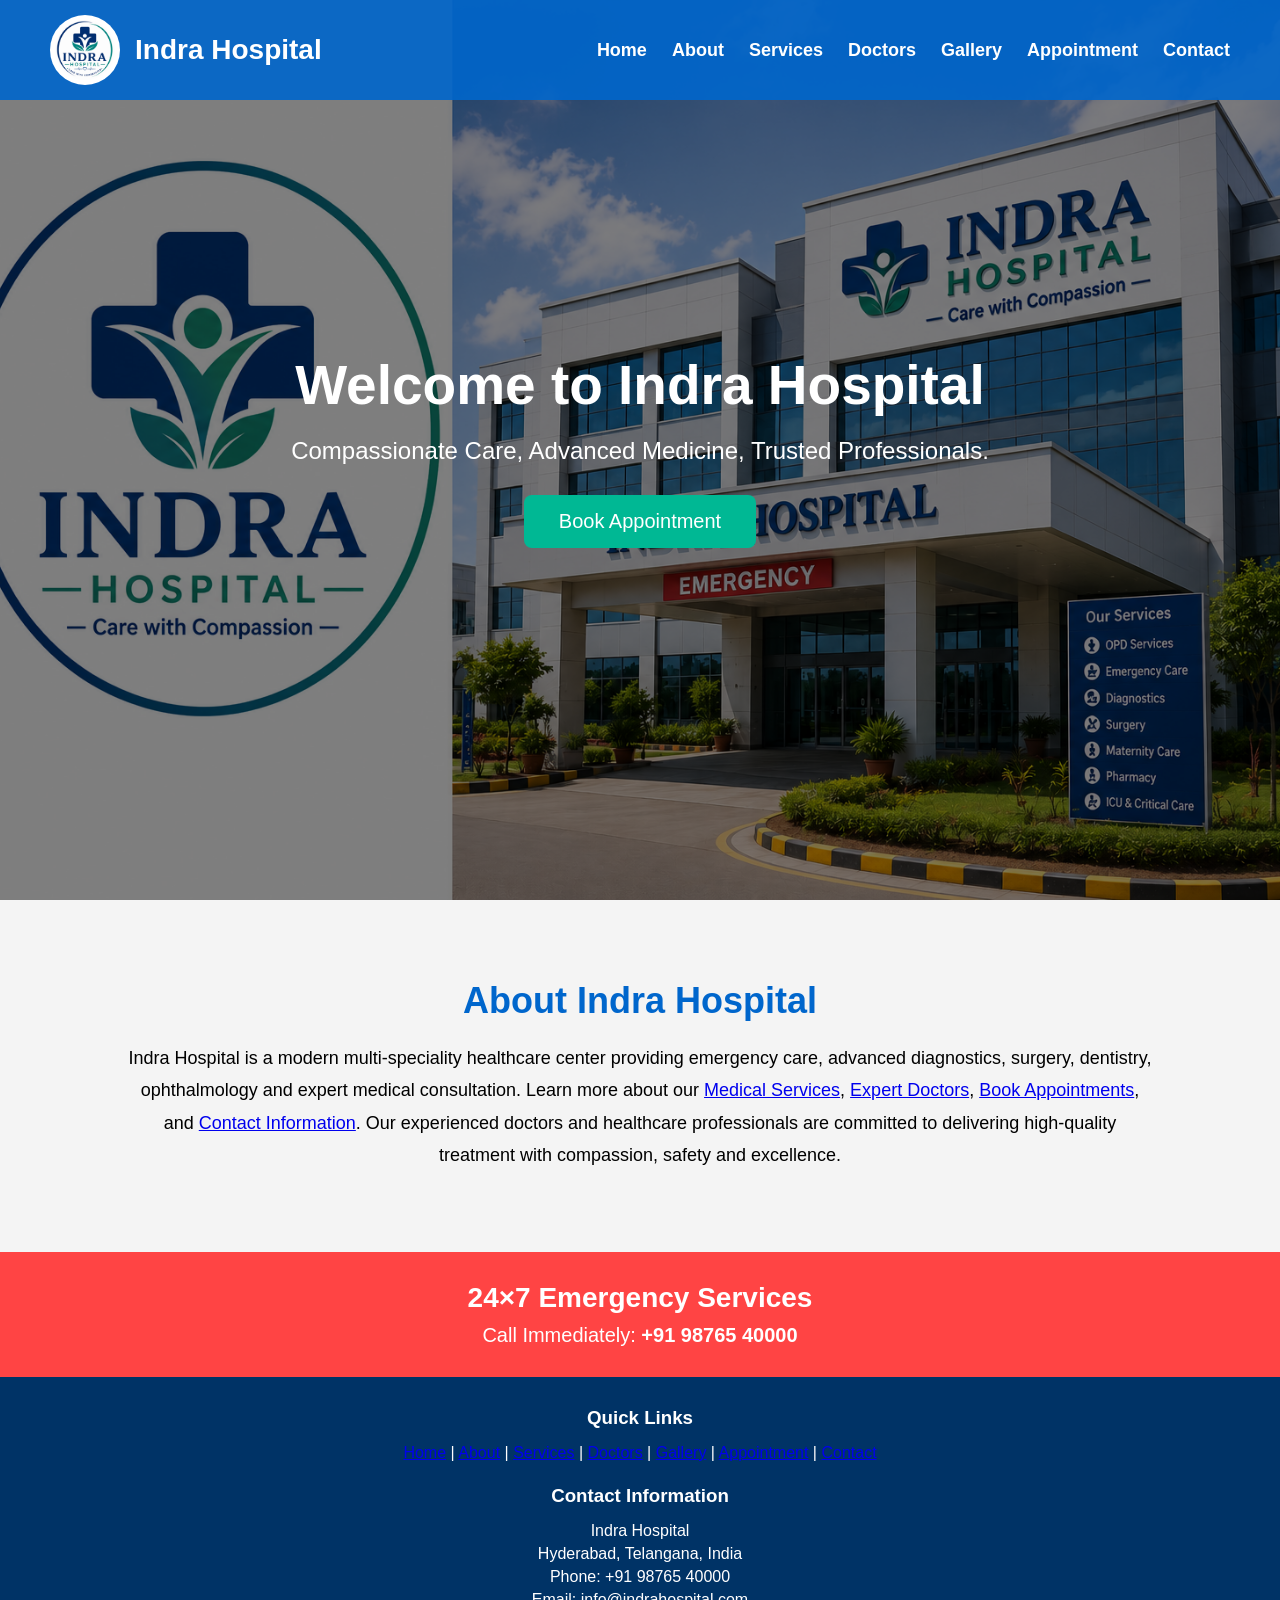
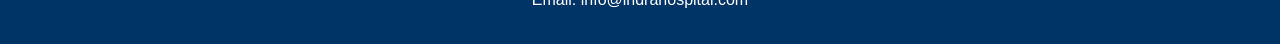
<file: index.html>
<!DOCTYPE html>
<html lang="en">
<head>
    <meta charset="UTF-8">
    <meta name="viewport" content="width=device-width, initial-scale=1.0">

    <title>Indra Hospital | Multi-Speciality Healthcare, Emergency & Diagnostic Services</title>

    <meta name="description" content="Indra Hospital provides expert healthcare services including emergency care, diagnostics, surgery, dentistry, ophthalmology and patient-centered treatment.">

    <meta name="keywords" content="Indra Hospital, Healthcare, Doctors, Emergency Care, Dentistry, Ophthalmology, Surgery, Diagnostics">

    <meta name="author" content="Indra Hospital">

    <link rel="canonical" href="https://yourwebsiteurl.com/">

    <style>
        *{
            margin:0;
            padding:0;
            box-sizing:border-box;
            font-family:Arial, sans-serif;
        }

        body{
            overflow-x:hidden;
        }

        /* Header */
        header{
            display:flex;
            justify-content:space-between;
            align-items:center;
            padding:15px 50px;
            background:rgba(0,102,204,0.9);
            position:fixed;
            width:100%;
            top:0;
            z-index:1000;
        }

        .logo{
            display:flex;
            align-items:center;
        }

        .logo img{
                width:70px;
                height:70px;
                object-fit:cover;
                border-radius:50%;
                background:white;
                margin-right:15px;
                padding:5px;
        }
        

        .hospital-name{
            color:white;
            font-size:28px;
            font-weight:bold;
        }

        nav ul{
            list-style:none;
            display:flex;
        }

        nav ul li{
            margin-left:25px;
        }

        nav ul li a{
            color:white;
            text-decoration:none;
            font-size:18px;
            font-weight:bold;
        }

        nav ul li a:hover{
            color:yellow;
        }

        /* Hero Section */
        .hero{
            height:100vh;
            background:url("images/hero2.png") no-repeat center center/cover;
            display:flex;
            justify-content:center;
            align-items:center;
            text-align:center;
            color:white;
            position:relative;
        }
        

        .hero::before{
            content:"";
            position:absolute;
            top:0;
            left:0;
            width:100%;
            height:100%;
            background:rgba(0,0,0,0.5);
        }

        .hero-content{
            position:relative;
            z-index:1;
        }

        .hero-content h1{
            font-size:55px;
            margin-bottom:20px;
        }

        .hero-content p{
            font-size:24px;
            margin-bottom:30px;
        }

        .btn{
            display:inline-block;
            padding:15px 35px;
            background:#00b894;
            color:white;
            text-decoration:none;
            font-size:20px;
            border-radius:8px;
        }

        .btn:hover{
            background:#009970;
        }

        /* About Section */
        .about{
            padding:80px 10%;
            text-align:center;
            background:#f4f4f4;
        }

        .about h2{
            color:#0066cc;
            margin-bottom:20px;
            font-size:36px;
        }

        .about p{
            font-size:18px;
            line-height:1.8;
        }

        /* Emergency Section */
        .emergency{
            background:#ff4444;
            color:white;
            text-align:center;
            padding:30px;
        }

        .emergency h3{
            font-size:28px;
            margin-bottom:10px;
        }

        .emergency p{
            font-size:20px;
        }

        /* Footer */
        footer{
            background:#003366;
            color:white;
            text-align:center;
            padding:30px;
        }

        footer h3{
            margin-bottom:15px;
        }

        footer p{
            margin:5px 0;
        }

        /* Mobile Responsive */
        @media(max-width:768px){

            header{
                flex-direction:column;
                padding:15px;
            }

            nav ul{
                flex-direction:column;
                text-align:center;
                margin-top:10px;
            }

            nav ul li{
                margin:10px 0;
            }

            .hero-content h1{
                font-size:35px;
            }

            .hero-content p{
                font-size:18px;
            }

            .hospital-name{
                font-size:22px;
            }
        }
    </style>

    <!-- Hospital Schema Markup -->
    <script type="application/ld+json">
    {
      "@context":"https://schema.org",
      "@type":"Hospital",
      "name":"Indra Hospital",
      "telephone":"+91 98765 40000",
      "address":{
        "@type":"PostalAddress",
        "addressLocality":"Hyderabad",
        "addressRegion":"Telangana",
        "addressCountry":"India"
      }
    }
    </script>

</head>

<body>

<header>

    <div class="logo">
        <img src="images/hero.png" alt="Indra Hospital Official Logo">
        <div class="hospital-name">Indra Hospital</div>
    </div>

    <nav>
        <ul>
            <li><a href="index.html">Home</a></li>
            <li><a href="about.html">About</a></li>
            <li><a href="services.html">Services</a></li>
            <li><a href="doctors.html">Doctors</a></li>
            <li><a href="gallery.html">Gallery</a></li>
            <li><a href="appointment.html">Appointment</a></li>
            <li><a href="contact.html">Contact</a></li>
        </ul>
    </nav>

</header>

<section class="hero">

    <div class="hero-content">
        <h1>Welcome to Indra Hospital</h1>

        <p>
            Compassionate Care, Advanced Medicine, Trusted Professionals.
        </p>

        <a href="appointment.html" class="btn">Book Appointment</a>
    </div>

</section>

<section class="about">

    <h2>About Indra Hospital</h2>

    <p>
        Indra Hospital is a modern multi-speciality healthcare center providing
        emergency care, advanced diagnostics, surgery, dentistry,
        ophthalmology and expert medical consultation.

        Learn more about our
        <a href="services.html">Medical Services</a>,
        <a href="doctors.html">Expert Doctors</a>,
        <a href="appointment.html">Book Appointments</a>, and
        <a href="contact.html">Contact Information</a>.

        Our experienced doctors and healthcare professionals are committed to delivering
        high-quality treatment with compassion, safety and excellence.
    </p>

</section>

<div class="emergency">
    <h3>24×7 Emergency Services</h3>
    <p>Call Immediately: <strong>+91 98765 40000</strong></p>
</div>

<footer>

    <h3>Quick Links</h3>

    <p>
        <a href="index.html">Home</a> |
        <a href="about.html">About</a> |
        <a href="services.html">Services</a> |
        <a href="doctors.html">Doctors</a> |
        <a href="gallery.html">Gallery</a> |
        <a href="appointment.html">Appointment</a> |
        <a href="contact.html">Contact</a>
    </p>

    <br>

    <h3>Contact Information</h3>

    <p>Indra Hospital</p>
    <p>Hyderabad, Telangana, India</p>
    <p>Phone: +91 98765 40000</p>
    <p>Email: info@indrahospital.com</p>

</footer>

<!-- Paste your tawk.to chat code here -->
<!--
<script type="text/javascript">
   Paste tawk.to code here
</script>
-->
<!--Start of Tawk.to Script-->
<script type="text/javascript">
var Tawk_API=Tawk_API||{}, Tawk_LoadStart=new Date();
(function(){
var s1=document.createElement("script"),s0=document.getElementsByTagName("script")[0];
s1.async=true;
s1.src='https://embed.tawk.to/6a4659ef113c4b1d489fde0c/1jshcul1t';
s1.charset='UTF-8';
s1.setAttribute('crossorigin','*');
s0.parentNode.insertBefore(s1,s0);
})();
</script>
<!--End of Tawk.to Script-->

</body>

</html>
</file>
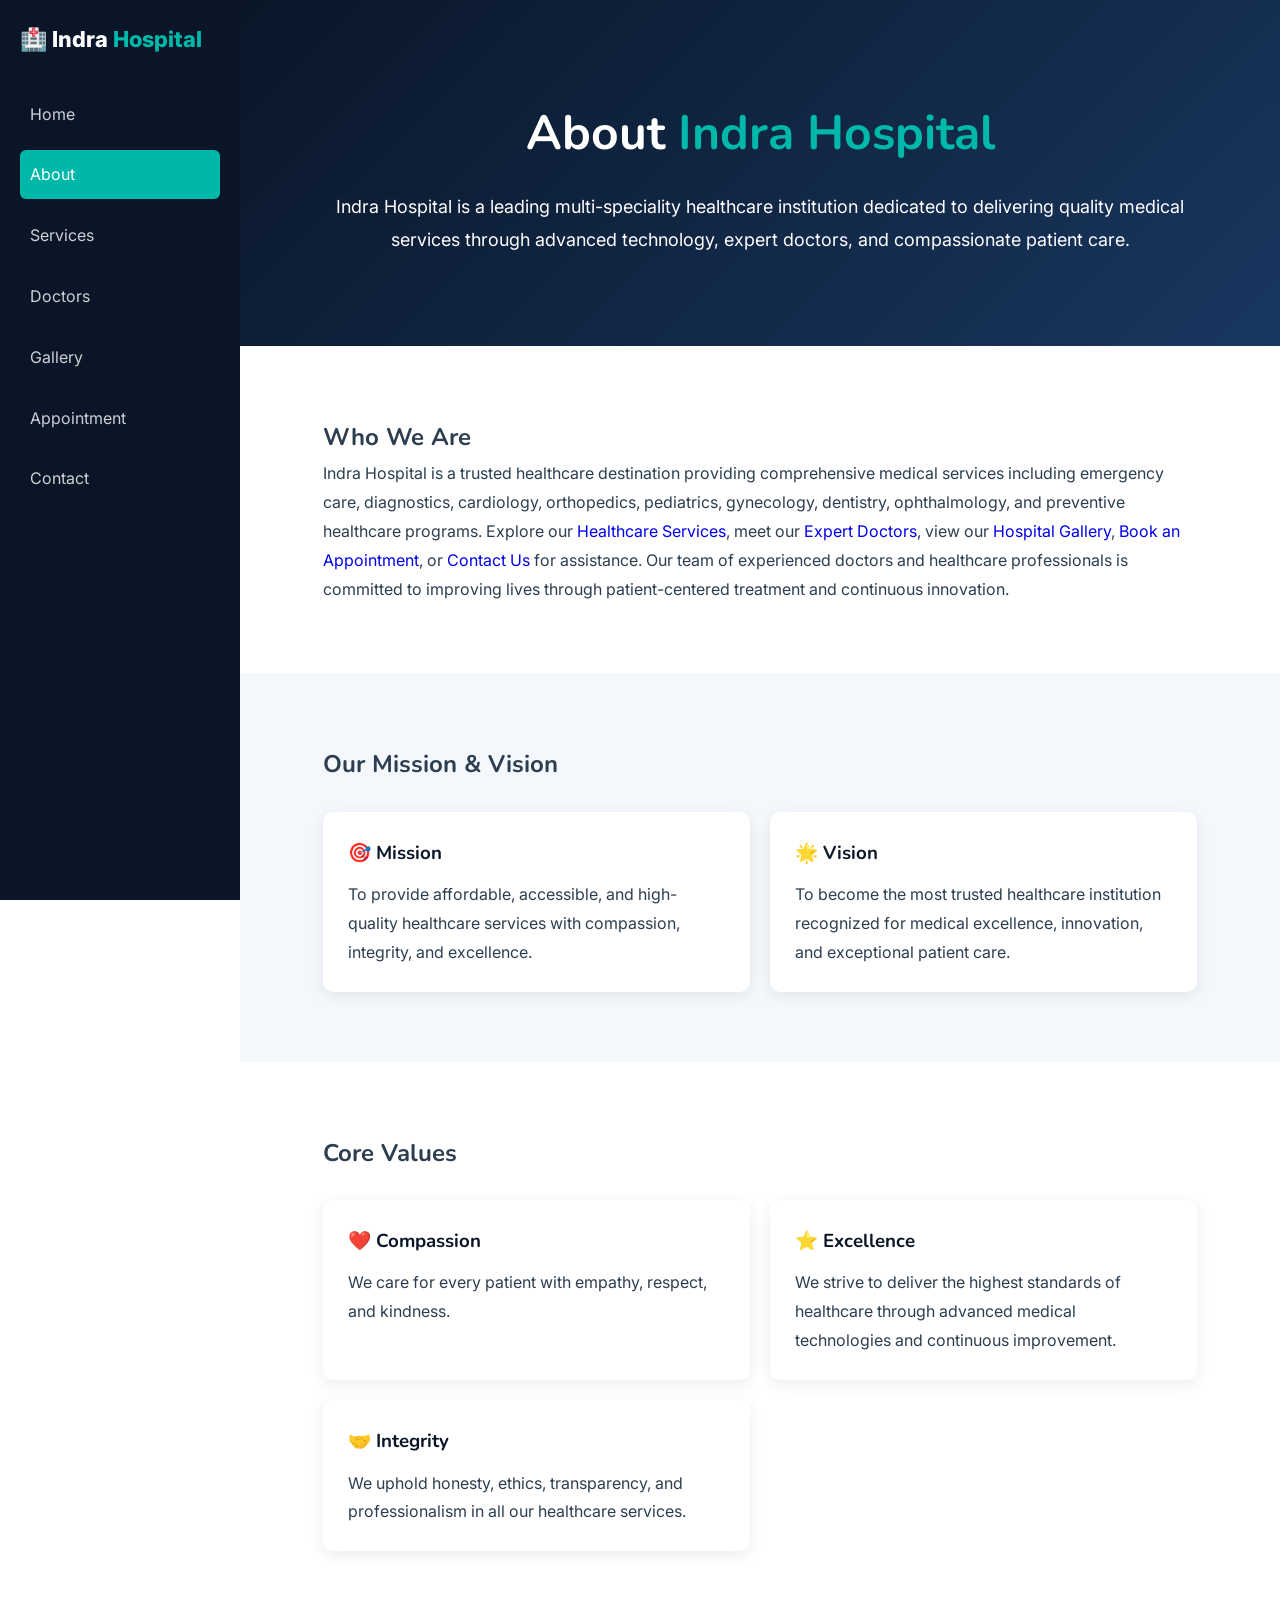
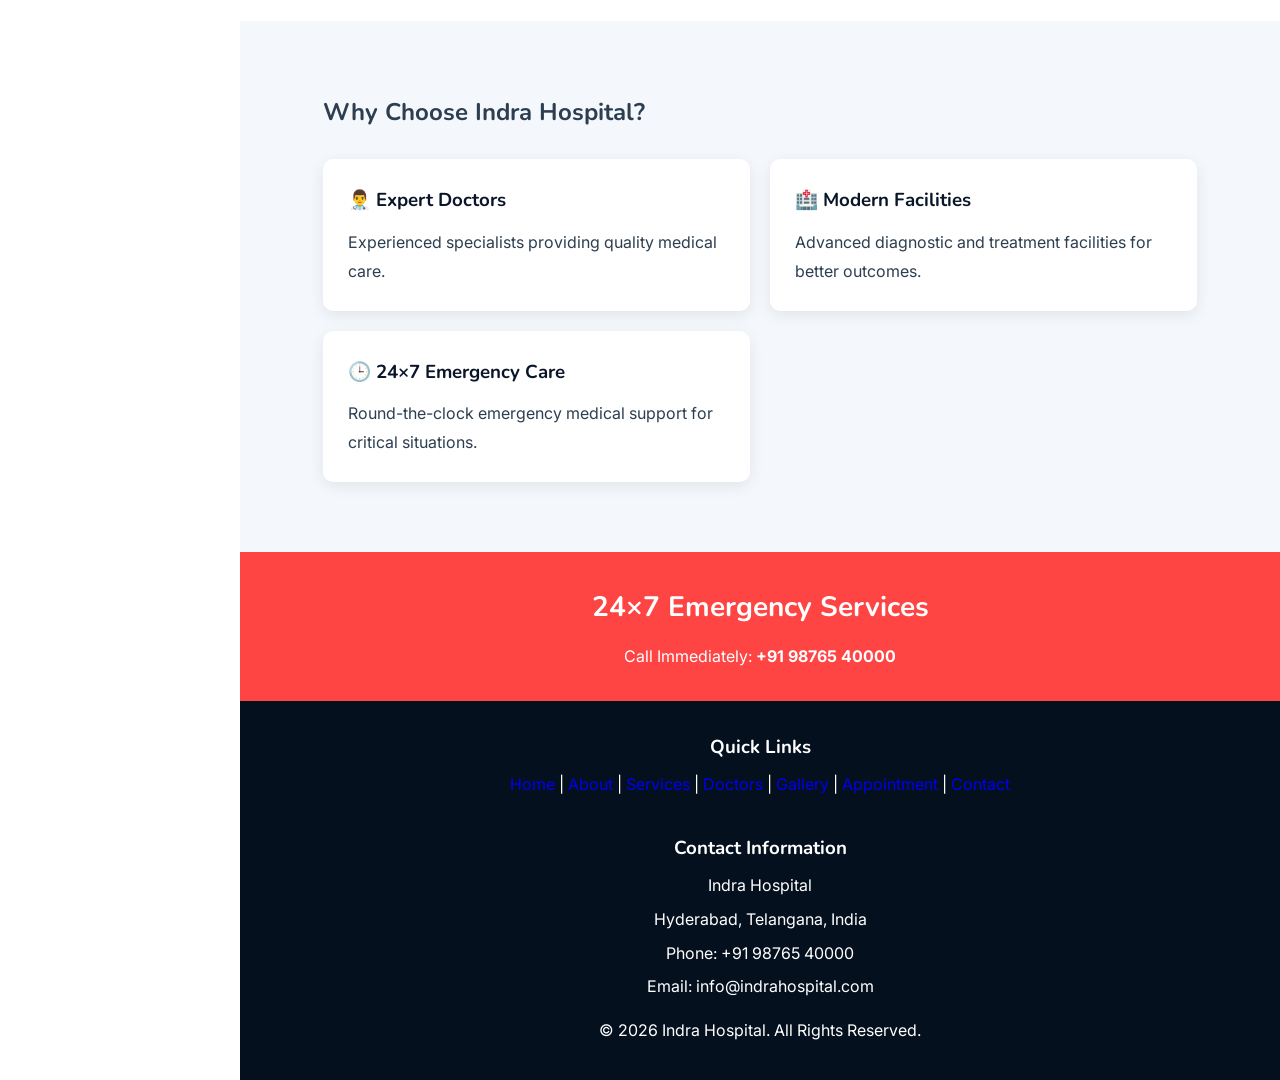
<file: about.html>
<!DOCTYPE html>
<html lang="en">

<head>
    <meta charset="UTF-8">
    <meta name="viewport" content="width=device-width, initial-scale=1.0">

    <title>About Indra Hospital | Multi-Speciality Healthcare Services</title>

    <meta name="description"
        content="Learn about Indra Hospital, our mission, vision, healthcare services, experienced doctors, and commitment to providing quality medical care.">

    <meta name="keywords"
        content="Indra Hospital, About Hospital, Healthcare Services, Doctors, Medical Care, Hyderabad Hospital">

    <meta name="author" content="Indra Hospital">

    <link rel="canonical" href="https://yourwebsiteurl.com/about.html">

    <script type="application/ld+json">
    {
      "@context":"https://schema.org",
      "@type":"Hospital",
      "name":"Indra Hospital",
      "telephone":"+91 98765 40000",
      "address":{
        "@type":"PostalAddress",
        "addressLocality":"Hyderabad",
        "addressRegion":"Telangana",
        "addressCountry":"India"
      }
    }
    </script>

    <link href="https://fonts.googleapis.com/css2?family=Nunito:wght@400;700;800&family=Inter:wght@400;500;600&display=swap" rel="stylesheet">

    <style>
        *{
            margin:0;
            padding:0;
            box-sizing:border-box;
        }

        :root{
            --navy:#0A1628;
            --teal:#00B8A9;
            --white:#ffffff;
            --grey:#F4F7FB;
            --text:#2C3E50;
        }

        body{
            font-family:'Inter',sans-serif;
            color:var(--text);
            margin-left:240px;
            line-height:1.8;
        }

        h1,h2,h3{
            font-family:'Nunito',sans-serif;
        }

        a{
            text-decoration:none;
        }

        /* Sidebar */

        .sidebar{
            position:fixed;
            top:0;
            left:0;
            width:240px;
            height:100vh;
            background:var(--navy);
            padding:20px;
        }

        .logo{
            color:white;
            font-size:22px;
            font-weight:800;
            margin-bottom:30px;
        }

        .logo span{
            color:var(--teal);
        }

        .sidebar ul{
            list-style:none;
        }

        .sidebar ul li{
            margin:12px 0;
        }

        .sidebar ul li a{
            display:block;
            color:rgba(255,255,255,0.8);
            padding:10px;
            border-radius:6px;
        }

        .sidebar ul li a:hover,
        .sidebar ul li a.active{
            background:var(--teal);
            color:white;
        }

        /* Hero */

        .hero{
            background:linear-gradient(135deg,#0A1628,#183760);
            color:white;
            text-align:center;
            padding:90px 8%;
        }

        .hero h1{
            font-size:48px;
            color:white;
            margin-bottom:15px;
        }

        .hero span{
            color:var(--teal);
        }

        .hero p{
            max-width:850px;
            margin:auto;
            font-size:18px;
        }

        section{
            padding:70px 8%;
        }

        .section-grey{
            background:var(--grey);
        }

        .grid{
            display:grid;
            grid-template-columns:repeat(auto-fit,minmax(280px,1fr));
            gap:20px;
            margin-top:25px;
        }

        .card{
            background:white;
            padding:25px;
            border-radius:10px;
            box-shadow:0 4px 15px rgba(0,0,0,0.08);
        }

        .card h3{
            margin-bottom:10px;
            color:var(--navy);
        }

        .emergency{
            background:#ff4444;
            color:white;
            text-align:center;
            padding:30px;
        }

        .emergency h3{
            font-size:28px;
            margin-bottom:10px;
        }

        footer{
            background:#05101f;
            color:white;
            text-align:center;
            padding:30px;
        }

        footer p{
            margin:5px 0;
        }

        @media(max-width:768px){

            body{
                margin-left:0;
            }

            .sidebar{
                position:relative;
                width:100%;
                height:auto;
            }

            .hero h1{
                font-size:34px;
            }
        }
    </style>

</head>

<body>

    <div class="sidebar">

        <div class="logo">
            🏥 Indra <span>Hospital</span>
        </div>

        <ul>
            <li><a href="index.html">Home</a></li>
            <li><a class="active" href="about.html">About</a></li>
            <li><a href="services.html">Services</a></li>
            <li><a href="doctors.html">Doctors</a></li>
            <li><a href="gallery.html">Gallery</a></li>
            <li><a href="appointment.html">Appointment</a></li>
            <li><a href="contact.html">Contact</a></li>
        </ul>

    </div>

    <section class="hero">

        <h1>About <span>Indra Hospital</span></h1>

        <p>
            Indra Hospital is a leading multi-speciality healthcare institution dedicated to delivering quality medical services through advanced technology, expert doctors, and compassionate patient care.
        </p>

    </section>

    <section>

        <h2>Who We Are</h2>

        <p>
    Indra Hospital is a trusted healthcare destination providing comprehensive medical services including emergency care, diagnostics, cardiology, orthopedics, pediatrics, gynecology, dentistry, ophthalmology, and preventive healthcare programs.

    Explore our <a href="services.html">Healthcare Services</a>,
    meet our <a href="doctors.html">Expert Doctors</a>,
    view our <a href="gallery.html">Hospital Gallery</a>,
    <a href="appointment.html">Book an Appointment</a>,
    or <a href="contact.html">Contact Us</a> for assistance.

    Our team of experienced doctors and healthcare professionals is committed to improving lives through patient-centered treatment and continuous innovation.
    </p>

    </section>

    <section class="section-grey">

        <h2>Our Mission & Vision</h2>

        <div class="grid">

            <div class="card">
                <h3>🎯 Mission</h3>
                <p>
                    To provide affordable, accessible, and high-quality healthcare services with compassion, integrity, and excellence.
                </p>
            </div>

            <div class="card">
                <h3>🌟 Vision</h3>
                <p>
                    To become the most trusted healthcare institution recognized for medical excellence, innovation, and exceptional patient care.
                </p>
            </div>

        </div>

    </section>

    <section>

        <h2>Core Values</h2>

        <div class="grid">

            <div class="card">
                <h3>❤️ Compassion</h3>
                <p>
                    We care for every patient with empathy, respect, and kindness.
                </p>
            </div>

            <div class="card">
                <h3>⭐ Excellence</h3>
                <p>
                    We strive to deliver the highest standards of healthcare through advanced medical technologies and continuous improvement.
                </p>
            </div>

            <div class="card">
                <h3>🤝 Integrity</h3>
                <p>
                    We uphold honesty, ethics, transparency, and professionalism in all our healthcare services.
                </p>
            </div>

        </div>

    </section>

    <section class="section-grey">

        <h2>Why Choose Indra Hospital?</h2>

        <div class="grid">

            <div class="card">
                <h3>👨‍⚕️ Expert Doctors</h3>
                <p>Experienced specialists providing quality medical care.</p>
            </div>

            <div class="card">
                <h3>🏥 Modern Facilities</h3>
                <p>Advanced diagnostic and treatment facilities for better outcomes.</p>
            </div>

            <div class="card">
                <h3>🕒 24×7 Emergency Care</h3>
                <p>Round-the-clock emergency medical support for critical situations.</p>
            </div>

        </div>

    </section>

    <div class="emergency">
        <h3>24×7 Emergency Services</h3>
        <p>Call Immediately: <strong>+91 98765 40000</strong></p>
    </div>

   <footer>

    <h3>Quick Links</h3>

    <p>
        <a href="index.html">Home</a> |
        <a href="about.html">About</a> |
        <a href="services.html">Services</a> |
        <a href="doctors.html">Doctors</a> |
        <a href="gallery.html">Gallery</a> |
        <a href="appointment.html">Appointment</a> |
        <a href="contact.html">Contact</a>
    </p>

    <br>

    <h3>Contact Information</h3>

    <p>Indra Hospital</p>
    <p>Hyderabad, Telangana, India</p>
    <p>Phone: +91 98765 40000</p>
    <p>Email: info@indrahospital.com</p>

    <p style="margin-top:15px;">
        © 2026 Indra Hospital. All Rights Reserved.
    </p>

</footer>

    <!-- Paste your tawk.to chat code here -->
<!--
<script type="text/javascript">
   Paste tawk.to code here
</script>
-->
<!--Start of Tawk.to Script-->
<script type="text/javascript">
var Tawk_API=Tawk_API||{}, Tawk_LoadStart=new Date();
(function(){
var s1=document.createElement("script"),s0=document.getElementsByTagName("script")[0];
s1.async=true;
s1.src='https://embed.tawk.to/6a4659ef113c4b1d489fde0c/1jshcul1t';
s1.charset='UTF-8';
s1.setAttribute('crossorigin','*');
s0.parentNode.insertBefore(s1,s0);
})();
</script>
<!--End of Tawk.to Script-->

</body>
</html>
</file>
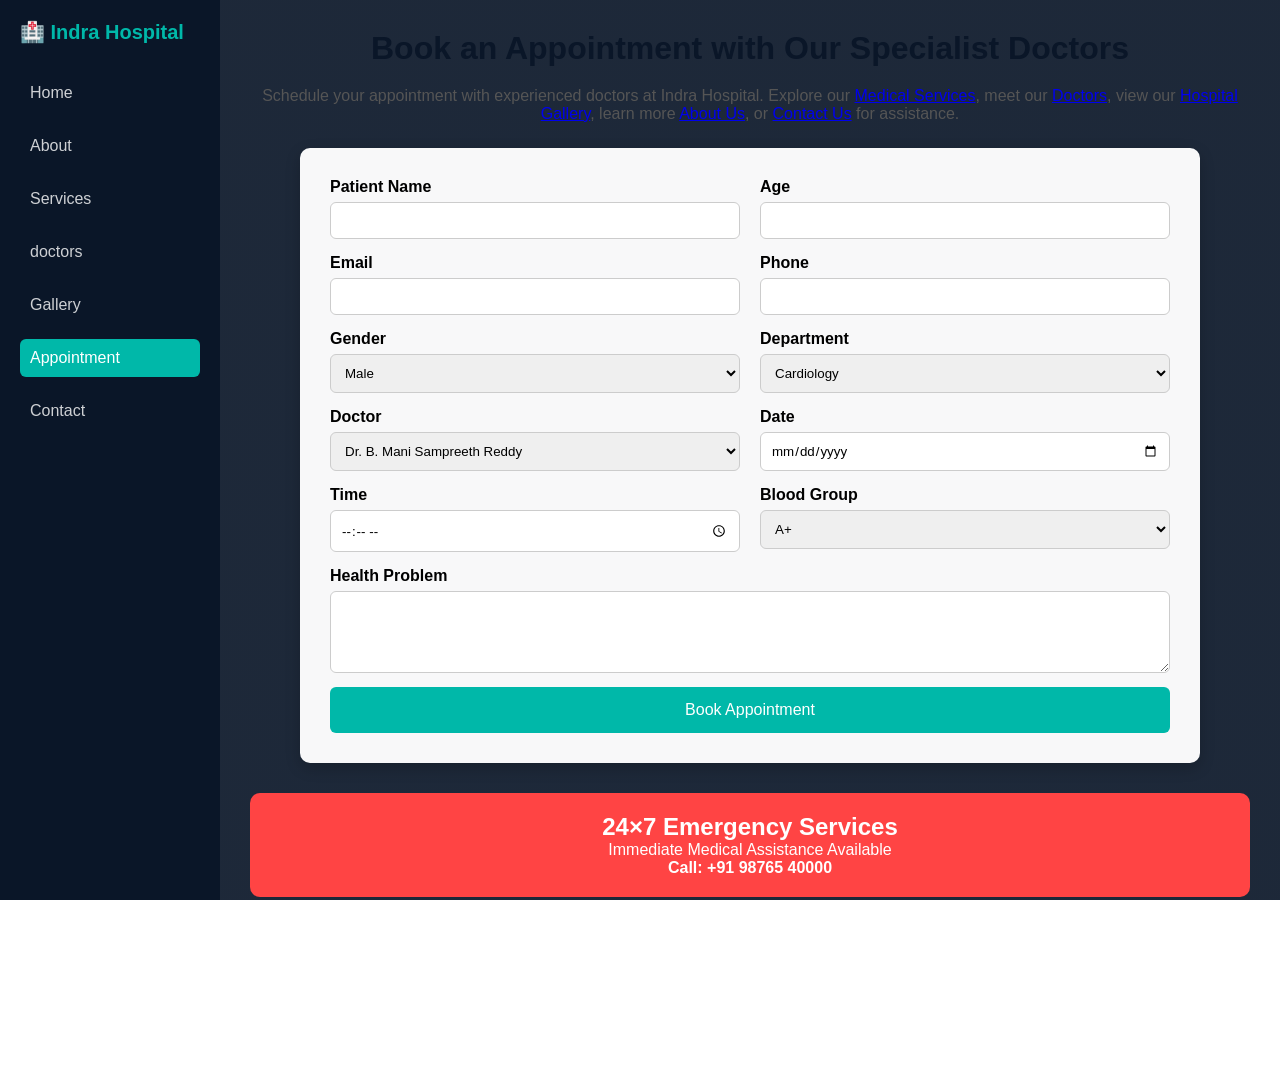
<file: appointment.html>
<!DOCTYPE html>
<html lang="en">

<head>
    <meta charset="UTF-8">
    <meta name="viewport" content="width=device-width, initial-scale=1.0">

    <title>Appointment | Indra Hospital</title>

    <meta name="description" content="Book an appointment with experienced doctors at Indra Hospital.">
    <meta name="keywords" content="Hospital Appointment, Doctor Appointment, Indra Hospital">

    <style>

         *{
            margin:0;
            padding:0;
            box-sizing:border-box;
            font-family:Arial, sans-serif;
        }

        body{
            display:flex;
            min-height:100vh;
            background: linear-gradient(
                rgba(10, 22, 40, 0.92),
                rgba(10, 22, 40, 0.92)
            ),
            url("https://images.unsplash.com/photo-1586773860418-d37222d8fce3?auto=format&fit=crop&w=1600&q=80");
            background-size:cover;
            background-position:center;
            background-attachment:fixed;
        }

         .sidebar{
            width:220px;
            background:#0A1628;
            color:white;
            padding:20px;
            position:fixed;
            height:100%;
        }

        .logo{
            font-size:20px;
            font-weight:bold;
            margin-bottom:30px;
            color:#00B8A9;
        }

        .sidebar ul{
            list-style:none;
        }

        .sidebar ul li{
            margin:15px 0;
        }

        .sidebar ul li a{
            text-decoration:none;
            color:rgba(255,255,255,0.8);
            display:block;
            padding:10px;
            border-radius:6px;
            transition:0.3s;
        }

        .sidebar ul li a:hover,
        .sidebar ul li a.active{
            background:#00B8A9;
            color:white;
        }

         .main{
            margin-left:220px;
            width:100%;
            padding:30px;
        }

         .appointment-form{
            max-width:900px;
            margin:auto;
            background:rgba(255,255,255,0.97);
            padding:30px;
            border-radius:10px;
            box-shadow:0 5px 15px rgba(0,0,0,0.2);
        }

        h1{
            text-align:center;
            margin-bottom:20px;
            color:#0A1628;
        }

        .form-row{
            display:flex;
            gap:20px;
            margin-bottom:15px;
        }

        .form-group{
            flex:1;
        }

        label{
            display:block;
            margin-bottom:6px;
            font-weight:bold;
        }

        input, select, textarea{
            width:100%;
            padding:10px;
            border:1px solid #ccc;
            border-radius:6px;
        }

        textarea{
            resize:vertical;
        }

        .submit-btn{
            width:100%;
            padding:14px;
            background:#00B8A9;
            color:white;
            border:none;
            border-radius:6px;
            font-size:16px;
            cursor:pointer;
            margin-top:10px;
        }

        .submit-btn:hover{
            background:#009688;
        }

        @media(max-width:768px){
            .form-row{
                flex-direction:column;
            }

            .sidebar{
                position:relative;
                width:100%;
                height:auto;
            }

            .main{
                margin-left:0;
            }
        }

    </style>

</head>

<body>

     <div class="sidebar">

        <div class="logo">🏥 Indra Hospital</div>

        <ul>
            <li><a href="index.html">Home</a></li>
            <li><a href="about.html">About</a></li>
            <li><a href="services.html">Services</a></li>
            <li><a href="doctors.html">doctors</a></li>
            <li><a href="Gallery.html">Gallery</a></li>
            <li><a href="appointment.html" class="active">Appointment</a></li>
            <li><a href="contact.html">Contact</a></li>
        </ul>

    </div>

     <div class="main">

        <h1>Book an Appointment with Our Specialist Doctors</h1>

<p style="text-align:center; margin-bottom:25px; color:#555;">
Schedule your appointment with experienced doctors at Indra Hospital.
Explore our <a href="services.html">Medical Services</a>,
meet our <a href="doctors.html">Doctors</a>,
view our <a href="gallery.html">Hospital Gallery</a>,
learn more <a href="about.html">About Us</a>,
or <a href="contact.html">Contact Us</a> for assistance.
</p>

        <form class="appointment-form">

            <div class="form-row">
                <div class="form-group">
                    <label>Patient Name</label>
                    <input type="text" required>
                </div>

                <div class="form-group">
                    <label>Age</label>
                    <input type="number" required>
                </div>
            </div>

            <div class="form-row">
                <div class="form-group">
                    <label>Email</label>
                    <input type="email" required>
                </div>

                <div class="form-group">
                    <label>Phone</label>
                    <input type="tel" required>
                </div>
            </div>

            <div class="form-row">
                <div class="form-group">
                    <label>Gender</label>
                    <select>
                        <option>Male</option>
                        <option>Female</option>
                        <option>Other</option>
                    </select>
                </div>

                <div class="form-group">
                    <label>Department</label>
                    <select>
                        <option>Cardiology</option>
                        <option>Neurology</option>
                        <option>Orthopedics</option>
                        <option>Pediatrics</option>
                        <option>General Medicine</option>
                        <option>dentist</option>
                        <option>ophthalmologist</option>
                    </select>
                </div>
            </div>

            <div class="form-row">
                <div class="form-group">
                    <label>Doctor</label>
                    <select>
                        <option>Dr. B. Mani Sampreeth Reddy</option>
                        <option>Dr. V.Spandana Reddy</option>
                        <option>Dr. T. Indra Reddy</option>
                        <option>Dr. T. Indu Reddy</option>
                        <option>Dr. M. Priya sharma</option>
                        <option>Dr. B.Maniswar reddy</option>
                    </select>
                </div>

                <div class="form-group">
                    <label>Date</label>
                    <input type="date" required>
                </div>
            </div>

            <div class="form-row">
                <div class="form-group">
                    <label>Time</label>
                    <input type="time" required>
                </div>

                <div class="form-group">
                    <label>Blood Group</label>
                    <select>
                        <option>A+</option>
                        <option>A-</option>
                        <option>B+</option>
                        <option>B-</option>
                        <option>O+</option>
                        <option>O-</option>
                    </select>
                </div>
            </div>

            <div class="form-group">
                <label>Health Problem</label>
                <textarea rows="4"></textarea>
            </div>

            <button type="submit" class="submit-btn">Book Appointment</button>

        </form>
                </form>

        <section style="background:#ff4444;color:white;text-align:center;padding:20px;border-radius:10px;margin-top:30px;">
            <h2>24×7 Emergency Services</h2>
            <p>Immediate Medical Assistance Available</p>
            <p><strong>Call: +91 98765 40000</strong></p>
        </section>

        <footer style="text-align:center;padding:20px;color:white;margin-top:20px;">

    <p>
        <a href="index.html" style="color:white;">Home</a> |
        <a href="about.html" style="color:white;">About</a> |
        <a href="services.html" style="color:white;">Services</a> |
        <a href="doctors.html" style="color:white;">Doctors</a> |
        <a href="gallery.html" style="color:white;">Gallery</a> |
        <a href="appointment.html" style="color:white;">Appointment</a> |
        <a href="contact.html" style="color:white;">Contact</a>
    </p>

    <br>

    <p>© 2026 Indra Hospital. All Rights Reserved.</p>
    <p>24×7 Emergency Helpline: +91 98765 40000</p>
    <p>Email: info@indrahospital.com</p>

</footer>

    </div>

    <!-- Tawk.to Chat Widget -->
    <script type="text/javascript">
    /* Paste your Tawk.to code here */
    </script>

</body>
</html>

    </div>
    <!-- Paste your tawk.to chat code here -->
<!--
<script type="text/javascript">
   Paste tawk.to code here
</script>
-->
<!--Start of Tawk.to Script-->
<script type="text/javascript">
var Tawk_API=Tawk_API||{}, Tawk_LoadStart=new Date();
(function(){
var s1=document.createElement("script"),s0=document.getElementsByTagName("script")[0];
s1.async=true;
s1.src='https://embed.tawk.to/6a4659ef113c4b1d489fde0c/1jshcul1t';
s1.charset='UTF-8';
s1.setAttribute('crossorigin','*');
s0.parentNode.insertBefore(s1,s0);
})();
</script>
<!--End of Tawk.to Script-->
    

</body>

</html>
</file>
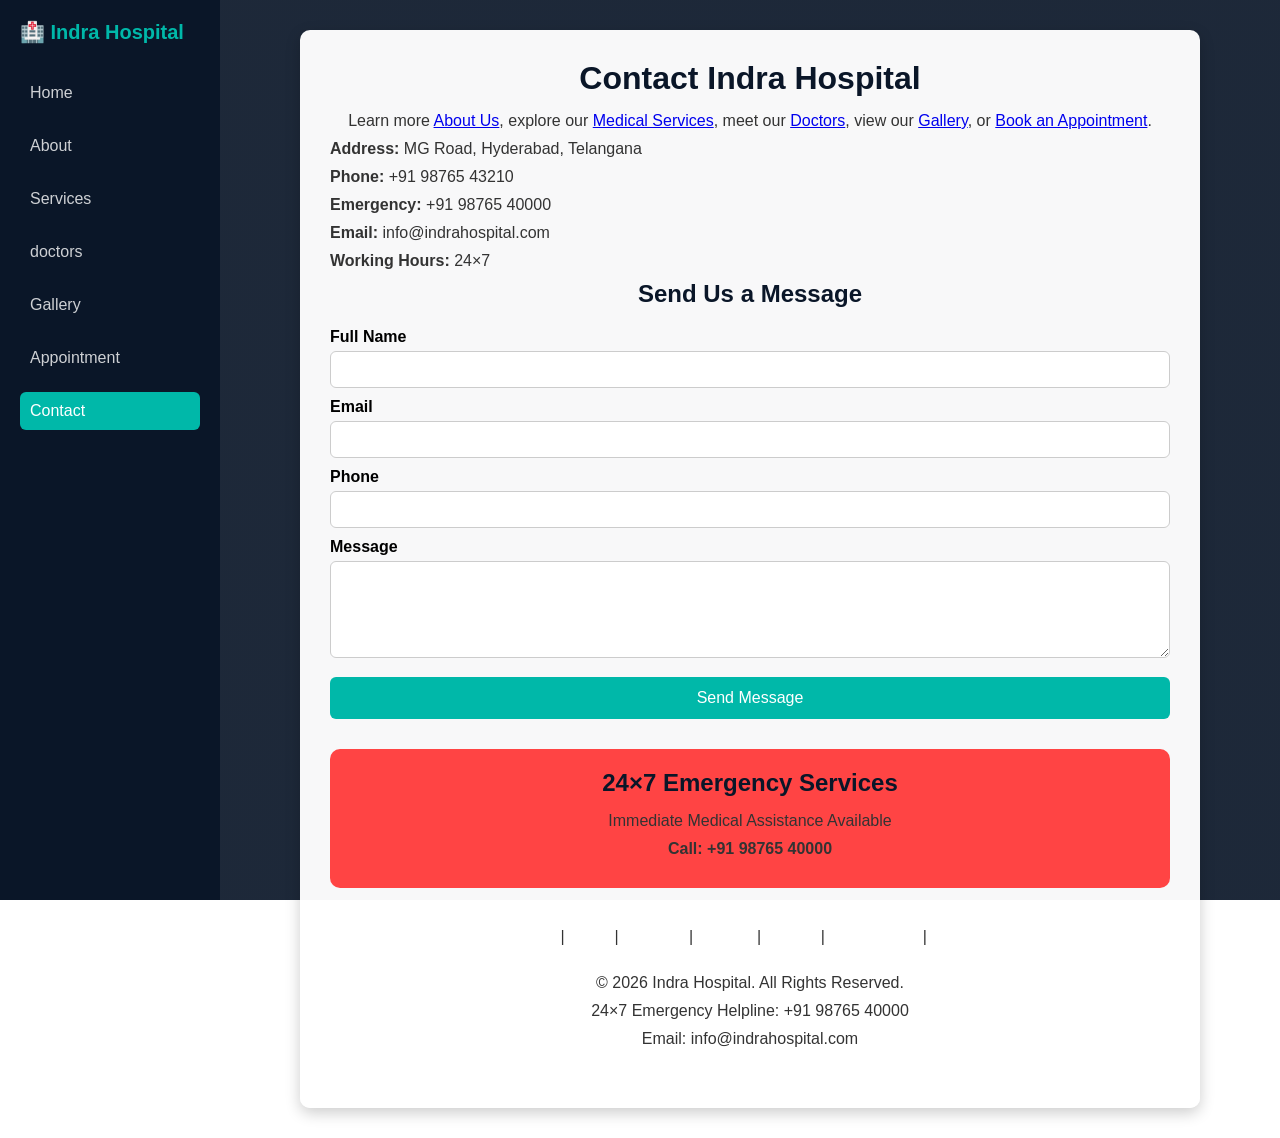
<file: contact.html>
<!DOCTYPE html>
<html lang="en">

<head>
    <meta charset="UTF-8">
    <meta name="viewport" content="width=device-width, initial-scale=1.0">

    <title>Contact Us | Indra Hospital</title>

    <meta name="description" content="Contact Indra Hospital for appointments, emergency services, and healthcare information.">
    <meta name="keywords" content="Indra Hospital, Contact, Hospital, Appointment, Emergency, Healthcare">

    <style>
         
        * {
            margin: 0;
            padding: 0;
            box-sizing: border-box;
            font-family: Arial, sans-serif;
        }

        body {
            display: flex;
            min-height: 100vh;
            background: linear-gradient(
                rgba(10, 22, 40, 0.92),
                rgba(10, 22, 40, 0.92)
            ),
            url("https://images.unsplash.com/photo-1586773860418-d37222d8fce3?auto=format&fit=crop&w=1600&q=80");
            background-size: cover;
            background-position: center;
            background-attachment: fixed;
        }

         
        .sidebar {
            width: 220px;
            background: #0A1628;
            color: white;
            padding: 20px;
            position: fixed;
            height: 100%;
        }

        .logo {
            font-size: 20px;
            font-weight: bold;
            margin-bottom: 30px;
            color: #00B8A9;
        }

        .sidebar ul {
            list-style: none;
        }

        .sidebar ul li {
            margin: 15px 0;
        }

        .sidebar ul li a {
            text-decoration: none;
            color: rgba(255,255,255,0.8);
            display: block;
            padding: 10px;
            border-radius: 6px;
            transition: 0.3s;
        }

        .sidebar ul li a:hover,
        .sidebar ul li a.active {
            background: #00B8A9;
            color: white;
        }

         
        .main {
            margin-left: 220px;
            width: 100%;
            padding: 30px;
        }

         
        .card {
            max-width: 900px;
            margin: auto;
            background: rgba(255,255,255,0.97);
            padding: 30px;
            border-radius: 10px;
            box-shadow: 0 5px 15px rgba(0,0,0,0.2);
        }

        h1, h2 {
            color: #0A1628;
            margin-bottom: 15px;
            text-align: center;
        }

        p {
            margin-bottom: 10px;
            color: #333;
        }

         
        form {
            margin-top: 20px;
        }

        label {
            display: block;
            margin-top: 10px;
            font-weight: bold;
        }

        input, textarea {
            width: 100%;
            padding: 10px;
            margin-top: 5px;
            border: 1px solid #ccc;
            border-radius: 6px;
        }

        textarea {
            resize: vertical;
        }

        .btn {
            margin-top: 15px;
            width: 100%;
            padding: 12px;
            background: #00B8A9;
            color: white;
            border: none;
            border-radius: 6px;
            cursor: pointer;
            font-size: 16px;
        }

        .btn:hover {
            background: #009688;
        }

         
        .emergency {
            margin-top: 25px;
            padding: 15px;
            background: #ffeded;
            border-left: 5px solid red;
            border-radius: 6px;
            text-align: center;
        }

        .emergency h3 {
            color: red;
        }

        
        @media(max-width:768px) {
            body {
                flex-direction: column;
            }

            .sidebar {
                position: relative;
                width: 100%;
                height: auto;
            }

            .main {
                margin-left: 0;
            }
        }
    </style>
</head>

<body>

   
    <div class="sidebar">
        <div class="logo">🏥 Indra Hospital</div>

        <ul>
            <li><a href="index.html">Home</a></li>
            <li><a href="about.html">About</a></li>
            <li><a href="services.html">Services</a></li>
            <li><a href="doctors.html">doctors</a></li>
            <li><a href="gallery.html">Gallery</a></li>
            <li><a href="appointment.html">Appointment</a></li>
            <li><a href="contact.html" class="active">Contact</a></li>
        </ul>
    </div>

    <!-- MAIN CONTENT -->
    <div class="main">

        <div class="card">

           <h1>Contact Indra Hospital</h1>
                <p style="text-align:center;">
                    Learn more <a href="about.html">About Us</a>,
                    explore our <a href="services.html">Medical Services</a>,
                    meet our <a href="doctors.html">Doctors</a>,
                    view our <a href="gallery.html">Gallery</a>,
                    or <a href="appointment.html">Book an Appointment</a>.
                </p>

            <p><strong>Address:</strong> MG Road, Hyderabad, Telangana</p>
            <p><strong>Phone:</strong> +91 98765 43210</p>
            <p><strong>Emergency:</strong> +91 98765 40000</p>
            <p><strong>Email:</strong> info@indrahospital.com</p>
            <p><strong>Working Hours:</strong> 24×7</p>

            <h2>Send Us a Message</h2>

            <form onsubmit="return validateContactForm()">

                <label>Full Name</label>
                <input type="text" required>

                <label>Email</label>
                <input type="email" required>

                <label>Phone</label>
                <input type="tel" required>

                <label>Message</label>
                <textarea rows="5" required></textarea>

                <button class="btn" type="submit">Send Message</button>
            </form>

                     </form>

        <section style="background:#ff4444;color:white;text-align:center;padding:20px;border-radius:10px;margin-top:30px;">
            <h2>24×7 Emergency Services</h2>
            <p>Immediate Medical Assistance Available</p>
            <p><strong>Call: +91 98765 40000</strong></p>
        </section>

        <footer style="text-align:center;padding:20px;color:white;margin-top:20px;">

    <p>
        <a href="index.html" style="color:white;">Home</a> |
        <a href="about.html" style="color:white;">About</a> |
        <a href="services.html" style="color:white;">Services</a> |
        <a href="doctors.html" style="color:white;">Doctors</a> |
        <a href="gallery.html" style="color:white;">Gallery</a> |
        <a href="appointment.html" style="color:white;">Appointment</a> |
        <a href="contact.html" style="color:white;">Contact</a>
    </p>

    <br>

    <p>© 2026 Indra Hospital. All Rights Reserved.</p>
    <p>24×7 Emergency Helpline: +91 98765 40000</p>
    <p>Email: info@indrahospital.com</p>

</footer>

    </div>

    <!-- Tawk.to Chat Widget -->
    <script type="text/javascript">
    /* Paste your Tawk.to code here */
    </script>

</body>
    <!-- Paste your tawk.to chat code here -->
<!--
<script type="text/javascript">
   Paste tawk.to code here
</script>
-->
<!--Start of Tawk.to Script-->
<script type="text/javascript">
var Tawk_API=Tawk_API||{}, Tawk_LoadStart=new Date();
(function(){
var s1=document.createElement("script"),s0=document.getElementsByTagName("script")[0];
s1.async=true;
s1.src='https://embed.tawk.to/6a4659ef113c4b1d489fde0c/1jshcul1t';
s1.charset='UTF-8';
s1.setAttribute('crossorigin','*');
s0.parentNode.insertBefore(s1,s0);
})();
</script>
<!--End of Tawk.to Script-->
</html>

        </div>

    </div>

</body>
</html>
</file>
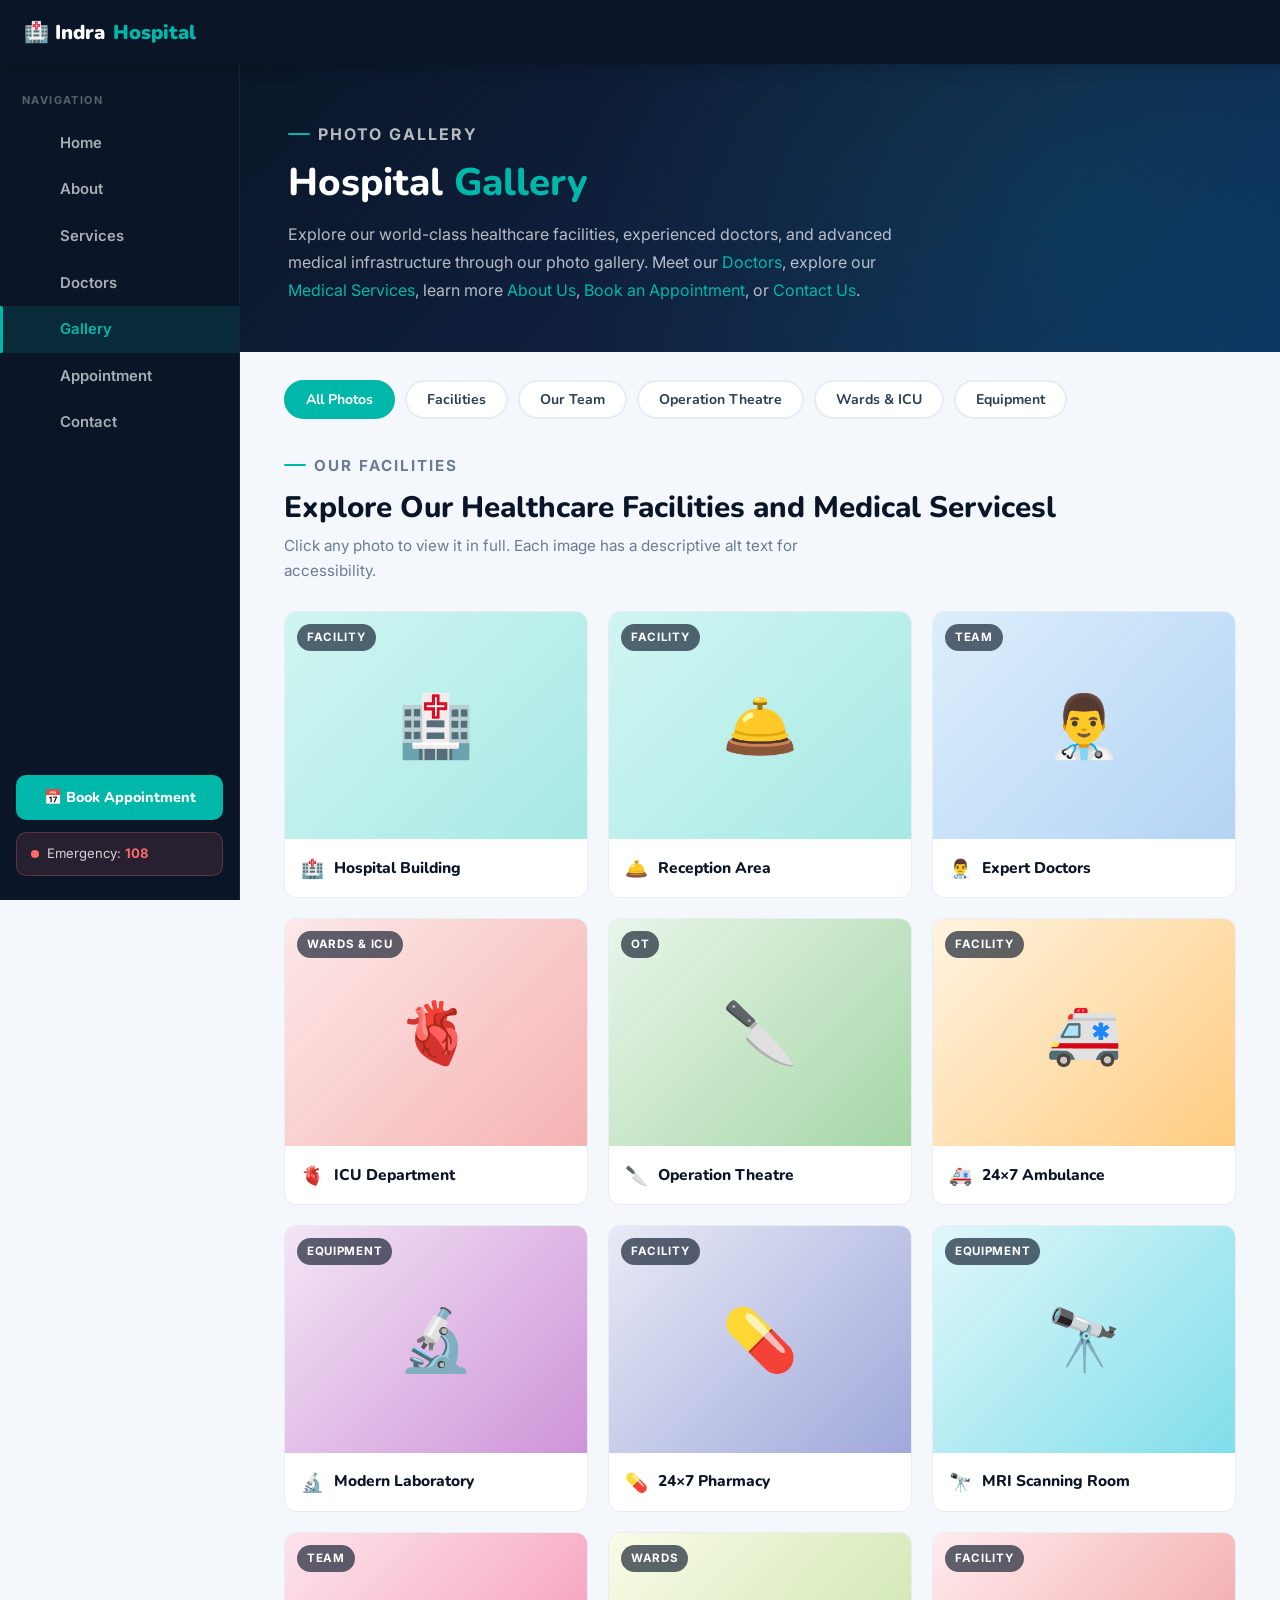
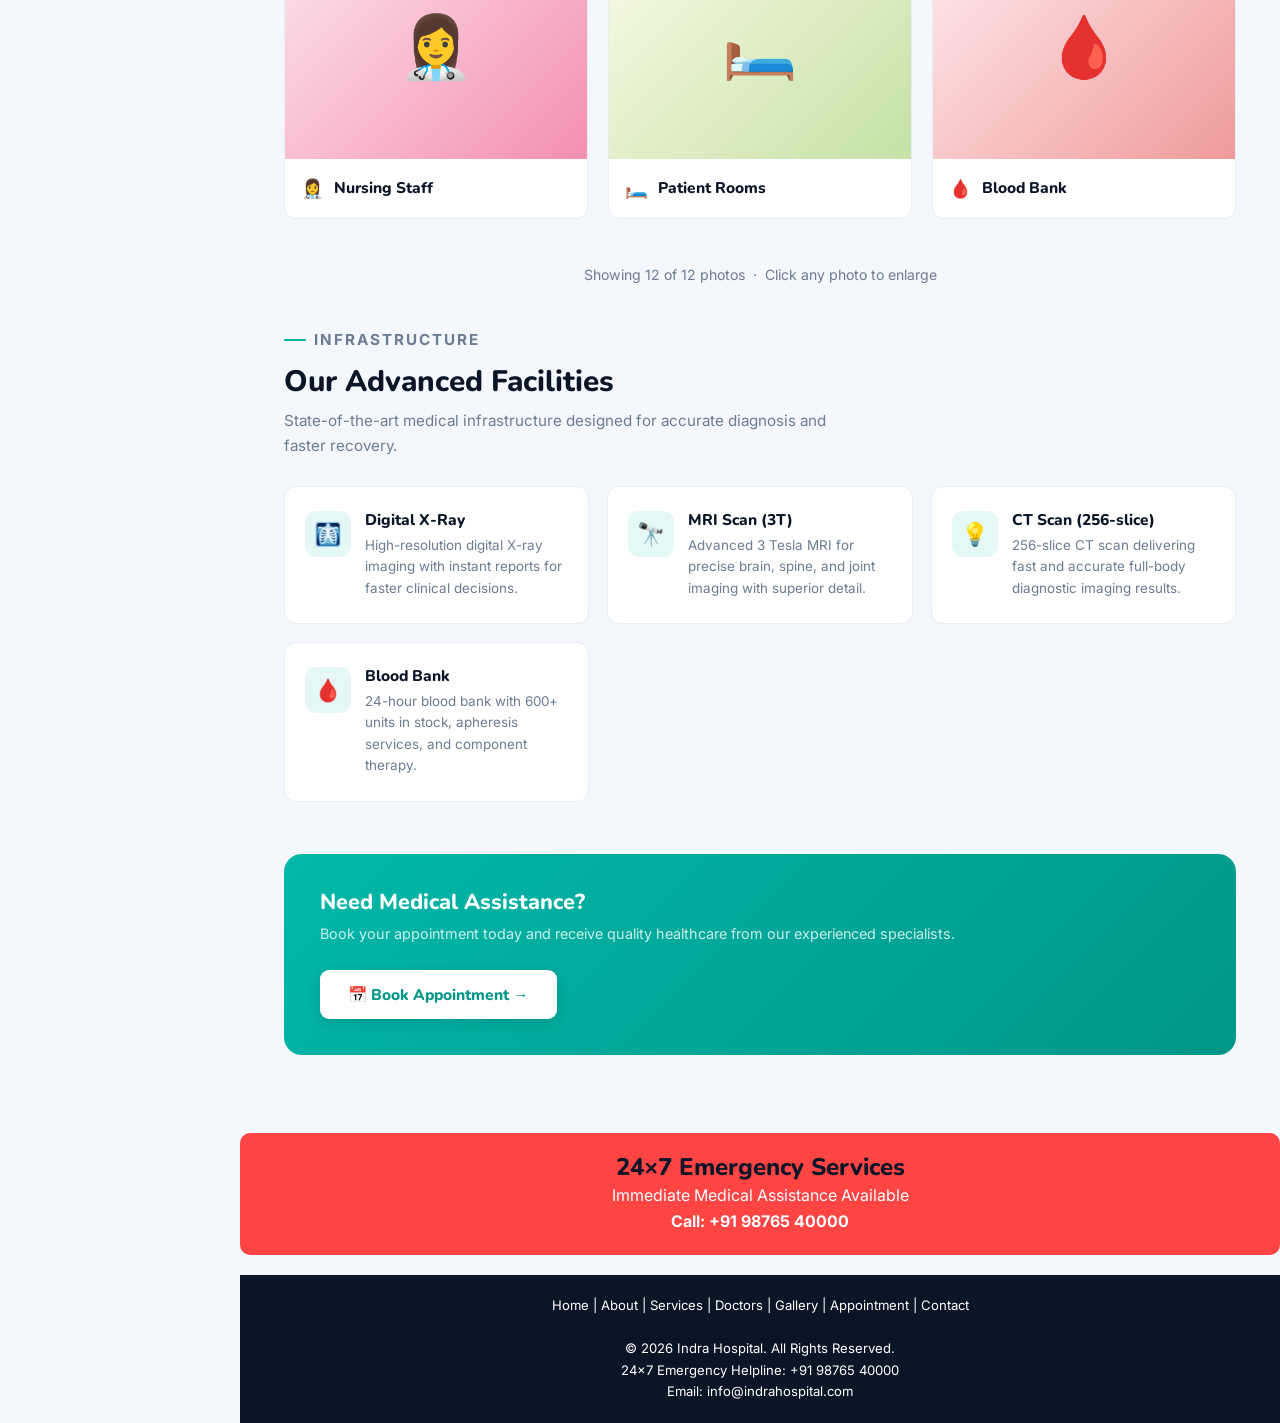
<file: gallery.html>
<!DOCTYPE html>
<html lang="en">

<head>
    <head>
    <meta charset="UTF-8">
    <meta name="viewport" content="width=device-width, initial-scale=1.0">

    <title> Indra Hospital Gallery – Advanced Healthcare Facilities & Medical Infrastructure | Indra Hospital Hyderabad - Facilities, ICU & Medical Services</title>

    <meta name="description"
        content="Explore the Indra Hospital Gallery featuring advanced medical facilities, ICU, operation theatres, ambulance services, diagnostic laboratories, patient rooms, doctors, and healthcare infrastructure in Hyderabad.">

    <meta name="keywords"
        content="Indra Hospital Gallery, Hospital Photos Hyderabad, ICU Facilities, Operation Theatre, Ambulance Services, Medical Equipment, Hospital Infrastructure, Healthcare Gallery">

    <meta name="author" content="Indra Hospital">

    <meta name="robots" content="index, follow">

    <meta name="theme-color" content="#0A1628">

    <link rel="canonical" href="https://www.indrahospital.com/gallery.html">

    <!-- Open Graph SEO -->
    <meta property="og:title" content="Hospital Gallery | Indra Hospital">
    <meta property="og:description"
        content="View photos of Indra Hospital facilities, ICU, laboratories, operation theatres, doctors, ambulance services, and healthcare infrastructure.">
    <meta property="og:type" content="website">
    <meta property="og:url" content="https://www.indrahospital.com/gallery.html">
    <meta property="og:image" content="images/hospital-gallery.jpg">

    <!-- Twitter SEO -->
    <meta name="twitter:card" content="summary_large_image">
    <meta name="twitter:title" content="Hospital Gallery | Indra Hospital">
    <meta name="twitter:description"
        content="Explore Indra Hospital's advanced healthcare facilities and medical infrastructure.">
    <meta name="twitter:image" content="images/hospital-gallery.jpg">

    <!-- Schema Markup -->
    <script type="application/ld+json">
    {
      "@context":"https://schema.org",
      "@type":"Hospital",
      "name":"Indra Hospital",
      "url":"https://www.indrahospital.com",
      "telephone":"+91-9876540000",
      "description":"Multi-specialty hospital providing emergency care, diagnostics, surgery, ICU, ambulance services, and advanced healthcare facilities.",
      "address":{
        "@type":"PostalAddress",
        "addressLocality":"Hyderabad",
        "addressRegion":"Telangana",
        "addressCountry":"India"
      }
    }
    </script>

    <link rel="preconnect" href="https://fonts.googleapis.com">
    <link rel="preconnect" href="https://fonts.gstatic.com" crossorigin>

    <link href="https://fonts.googleapis.com/css2?family=Nunito:wght@400;600;700;800;900&family=Inter:wght@400;500;600&display=swap" rel="stylesheet">
</head>

    <style>
         *, *::before, *::after { box-sizing: border-box; margin: 0; padding: 0; }

        :root {
            --navy:        #0A1628;
            --teal:        #00B8A9;
            --teal-dark:   #009688;
            --coral:       #FF6B6B;
            --white:       #FFFFFF;
            --grey-bg:     #F4F7FB;
            --grey-border: #E8EDF4;
            --text:        #2C3E50;
            --muted:       #6B7C93;
            --radius:      12px;
            --shadow:      0 4px 20px rgba(10,22,40,0.10);
            --nav-w:       240px;
            --top-h:       64px;
        }

        html { scroll-behavior: smooth; }

        body {
            font-family: 'Inter', sans-serif;
            color: var(--text);
            background: var(--grey-bg);
            line-height: 1.65;
        }

        h1,h2,h3,h4 {
            font-family: 'Nunito', sans-serif;
            font-weight: 800;
            line-height: 1.2;
            color: var(--navy);
        }

        a { text-decoration: none; color: inherit; }
        ul { list-style: none; }

         .topbar {
            position: fixed;
            top: 0; left: 0; right: 0;
            height: var(--top-h);
            background: var(--navy);
            display: flex;
            align-items: center;
            justify-content: space-between;
            padding: 0 24px;
            z-index: 200;
            box-shadow: 0 2px 16px rgba(0,0,0,0.22);
        }

        .topbar-logo {
            font-family: 'Nunito', sans-serif;
            font-weight: 900;
            font-size: 1.25rem;
            color: var(--white);
            display: flex;
            align-items: center;
            gap: 8px;
        }

        .topbar-logo span { color: var(--teal); }

       
        .menu-toggle {
            display: none;
            flex-direction: column;
            gap: 5px;
            cursor: pointer;
            padding: 6px;
            background: none;
            border: none;
        }

        .menu-toggle span {
            display: block;
            width: 24px; height: 2.5px;
            background: var(--white);
            border-radius: 2px;
            transition: all 0.3s;
        }

        .menu-toggle.open span:nth-child(1) { transform: translateY(7.5px) rotate(45deg); }
        .menu-toggle.open span:nth-child(2) { opacity: 0; }
        .menu-toggle.open span:nth-child(3) { transform: translateY(-7.5px) rotate(-45deg); }

         .sidebar {
            position: fixed;
            top: var(--top-h);
            left: 0;
            bottom: 0;
            width: var(--nav-w);
            background: var(--navy);
            display: flex;
            flex-direction: column;
            padding: 28px 0 24px;
            overflow-y: auto;
            z-index: 100;
            border-right: 1px solid rgba(255,255,255,0.06);
            transition: transform 0.3s ease;
        }

        .sidebar-section-label {
            font-size: 0.68rem;
            font-weight: 700;
            letter-spacing: 0.13em;
            text-transform: uppercase;
            color: rgba(255,255,255,0.32);
            padding: 0 22px 10px;
        }

        .sidebar nav a {
            display: flex;
            align-items: center;
            gap: 12px;
            padding: 11px 22px;
            font-size: 0.93rem;
            font-weight: 600;
            color: rgba(255,255,255,0.65);
            transition: all 0.22s ease;
            position: relative;
        }

        .sidebar nav a .nav-icon {
            font-size: 1.1rem;
            width: 26px;
            text-align: center;
            flex-shrink: 0;
        }

        .sidebar nav a:hover {
            color: var(--white);
            background: rgba(255,255,255,0.06);
        }

        .sidebar nav a.active {
            color: var(--teal);
            background: rgba(0,184,169,0.12);
        }

        .sidebar nav a.active::before {
            content: '';
            position: absolute;
            left: 0; top: 0; bottom: 0;
            width: 3px;
            background: var(--teal);
            border-radius: 0 2px 2px 0;
        }

        .sidebar-cta {
            margin-top: auto;
            padding: 18px 16px 0;
        }

        .sidebar-cta a {
            display: flex;
            align-items: center;
            justify-content: center;
            gap: 8px;
            background: var(--teal);
            color: var(--white);
            padding: 11px 16px;
            border-radius: 10px;
            font-family: 'Nunito', sans-serif;
            font-weight: 800;
            font-size: 0.9rem;
            transition: background 0.22s;
        }

        .sidebar-cta a:hover { background: var(--teal-dark); }

        .sidebar-emergency {
            margin: 12px 16px 0;
            background: rgba(255,107,107,0.12);
            border: 1px solid rgba(255,107,107,0.25);
            border-radius: 10px;
            padding: 10px 14px;
            display: flex;
            align-items: center;
            gap: 8px;
            font-size: 0.82rem;
            color: rgba(255,255,255,0.8);
        }

        .e-dot {
            width: 8px; height: 8px;
            background: var(--coral);
            border-radius: 50%;
            flex-shrink: 0;
            animation: blink 1.3s infinite;
        }

        @keyframes blink {
            0%,100% { opacity: 1; }
            50%      { opacity: 0.2; }
        }

         .overlay {
            display: none;
            position: fixed;
            inset: 0;
            background: rgba(0,0,0,0.5);
            z-index: 99;
        }

        .overlay.show { display: block; }

         .main {
            margin-left: var(--nav-w);
            margin-top: var(--top-h);
            min-height: calc(100vh - var(--top-h));
        }

        /* Eyebrow label */
        .eyebrow {
            display: inline-flex;
            align-items: center;
            gap: 8px;
            font-size: 0.75rem;
            font-weight: 700;
            letter-spacing: 0.13em;
            text-transform: uppercase;
            color: var(--teal);
            margin-bottom: 12px;
        }

        .eyebrow::before {
            content: '';
            display: block;
            width: 22px; height: 2px;
            background: var(--teal);
            border-radius: 2px;
        }

         .page-hero {
            background: linear-gradient(135deg, var(--navy) 0%, #112244 60%, #0d3060 100%);
            padding: 52px 48px 48px;
            position: relative;
            overflow: hidden;
        }

        .page-hero::after {
            content: '';
            position: absolute;
            inset: 0;
            background: radial-gradient(circle at 80% 50%, rgba(0,184,169,0.12), transparent 60%);
            pointer-events: none;
        }

        .page-hero-inner { position: relative; z-index: 1; max-width: 640px; }

        .page-hero h1 {
            color: var(--white);
            font-size: clamp(1.7rem, 3vw, 2.6rem);
            margin-bottom: 14px;
        }

        .page-hero h1 span { color: var(--teal); }

        .page-hero p {
            color: rgba(255,255,255,0.70);
            font-size: 1rem;
            line-height: 1.75;
        }

         .filter-bar {
            display: flex;
            gap: 10px;
            flex-wrap: wrap;
            padding: 28px 44px 0;
        }

        .filter-btn {
            padding: 8px 20px;
            border-radius: 50px;
            border: 2px solid var(--grey-border);
            background: var(--white);
            color: var(--text);
            font-family: 'Nunito', sans-serif;
            font-size: 0.88rem;
            font-weight: 700;
            cursor: pointer;
            transition: all 0.22s;
        }

        .filter-btn:hover,
        .filter-btn.active {
            background: var(--teal);
            border-color: var(--teal);
            color: var(--white);
        }

        /* Content wrapper */
        .content { padding: 28px 44px 48px; }

        /* Section head */
        .sec-head { margin-bottom: 28px; }
        .sec-head h2 { font-size: clamp(1.4rem, 2.4vw, 1.85rem); margin-bottom: 8px; }
        .sec-head p  { font-size: 0.95rem; color: var(--muted); max-width: 560px; }

        /* ── Gallery Grid ── */
        .gallery-grid {
            display: grid;
            grid-template-columns: repeat(auto-fill, minmax(260px, 1fr));
            gap: 20px;
            margin-bottom: 56px;
        }

        .gallery-card {
            background: var(--white);
            border-radius: var(--radius);
            overflow: hidden;
            border: 1px solid var(--grey-border);
            transition: all 0.25s ease;
            cursor: pointer;
            position: relative;
        }

        .gallery-card:hover {
            box-shadow: var(--shadow);
            transform: translateY(-4px);
        }

         .gallery-img {
            width: 100%;
            aspect-ratio: 4 / 3;
            background: linear-gradient(135deg, #d0f5f2 0%, #a7e9e4 100%);
            display: flex;
            align-items: center;
            justify-content: center;
            font-size: 3.8rem;
            position: relative;
            overflow: hidden;
            transition: transform 0.3s ease;
        }

         .gallery-img img {
            position: absolute;
            inset: 0;
            width: 100%;
            height: 100%;
            object-fit: cover;
        }

        .gallery-card:hover .gallery-img { transform: scale(1.04); }

         .gallery-overlay {
            position: absolute;
            inset: 0;
            background: linear-gradient(to top, rgba(10,22,40,0.82) 0%, transparent 55%);
            opacity: 0;
            transition: opacity 0.28s;
            display: flex;
            align-items: flex-end;
            padding: 16px;
        }

        .gallery-card:hover .gallery-overlay { opacity: 1; }

        .overlay-caption {
            color: var(--white);
            font-family: 'Nunito', sans-serif;
            font-size: 0.88rem;
            font-weight: 700;
        }

         .gallery-tag {
            position: absolute;
            top: 12px; left: 12px;
            background: rgba(10,22,40,0.65);
            color: var(--white);
            font-size: 0.72rem;
            font-weight: 700;
            letter-spacing: 0.06em;
            text-transform: uppercase;
            padding: 4px 10px;
            border-radius: 50px;
            backdrop-filter: blur(4px);
        }

         .gallery-label {
            padding: 14px 16px;
            display: flex;
            align-items: center;
            gap: 10px;
        }

        .gallery-label h3 { font-size: 0.97rem; }
        .gallery-label .lbl-icon { font-size: 1.15rem; flex-shrink: 0; }

         .facilities-grid {
            display: grid;
            grid-template-columns: repeat(auto-fill, minmax(230px, 1fr));
            gap: 18px;
            margin-bottom: 52px;
        }

        .facility-card {
            background: var(--white);
            border-radius: var(--radius);
            padding: 24px 20px;
            border: 1px solid var(--grey-border);
            display: flex;
            gap: 14px;
            align-items: flex-start;
            transition: all 0.25s;
        }

        .facility-card:hover { box-shadow: var(--shadow); transform: translateY(-2px); }

        .fac-icon {
            width: 46px; height: 46px;
            min-width: 46px;
            background: rgba(0,184,169,0.10);
            border-radius: 11px;
            display: flex; align-items: center; justify-content: center;
            font-size: 1.4rem;
        }

        .facility-card h3 { font-size: 0.97rem; margin-bottom: 5px; }
        .facility-card p  { font-size: 0.84rem; color: var(--muted); line-height: 1.6; }

         .lightbox {
            display: none;
            position: fixed;
            inset: 0;
            background: rgba(10,22,40,0.92);
            z-index: 2000;
            align-items: center;
            justify-content: center;
            flex-direction: column;
            gap: 18px;
            padding: 24px;
        }

        .lightbox.active { display: flex; animation: fadeIn 0.22s ease; }

        @keyframes fadeIn { from { opacity: 0; } to { opacity: 1; } }

        .lb-card {
            background: var(--white);
            border-radius: 18px;
            overflow: hidden;
            max-width: 540px;
            width: 100%;
        }

        .lb-img {
            width: 100%;
            height: 300px;
            background: linear-gradient(135deg, #d0f5f2, #a7e9e4);
            display: flex; align-items: center; justify-content: center;
            font-size: 6rem;
            position: relative;
            overflow: hidden;
        }

        .lb-img img {
            position: absolute;
            inset: 0;
            width: 100%;
            height: 100%;
            object-fit: cover;
        }

        .lb-body { padding: 20px 24px; }
        .lb-body h3 { font-size: 1.1rem; margin-bottom: 5px; }
        .lb-body p  { font-size: 0.88rem; color: var(--muted); }

        .lb-close {
            background: rgba(255,255,255,0.14);
            border: none;
            color: var(--white);
            font-size: 1rem;
            padding: 10px 22px;
            border-radius: 8px;
            cursor: pointer;
            font-family: 'Nunito', sans-serif;
            font-weight: 700;
            transition: background 0.2s;
        }

        .lb-close:hover { background: rgba(255,255,255,0.24); }

        /* ── Appointment CTA ── */
        .appt-strip {
            background: linear-gradient(135deg, var(--teal) 0%, var(--teal-dark) 100%);
            border-radius: 18px;
            padding: 36px;
            display: flex;
            align-items: center;
            justify-content: space-between;
            gap: 24px;
            flex-wrap: wrap;
        }

        .appt-strip h2 { color: var(--white); font-size: 1.35rem; margin-bottom: 6px; }
        .appt-strip p  { color: rgba(255,255,255,0.80); font-size: 0.9rem; }

        .btn-white {
            display: inline-flex;
            align-items: center;
            gap: 8px;
            background: var(--white);
            color: var(--teal-dark);
            padding: 12px 28px;
            border-radius: 9px;
            font-family: 'Nunito', sans-serif;
            font-weight: 800;
            font-size: 0.97rem;
            white-space: nowrap;
            transition: all 0.22s;
            box-shadow: 0 4px 14px rgba(0,0,0,0.12);
        }

        .btn-white:hover { transform: translateY(-2px); box-shadow: 0 8px 22px rgba(0,0,0,0.18); }

         .photo-count {
            text-align: center;
            font-size: 0.88rem;
            color: var(--muted);
            margin-top: -12px;
            margin-bottom: 36px;
        }

         footer {
            background: var(--navy);
            text-align: center;
            padding: 20px 5%;
            font-size: 0.82rem;
            color: rgba(255,255,255,0.35);
        }

         @media (max-width: 768px) {
            .sidebar { transform: translateX(-100%); }
            .sidebar.open { transform: translateX(0); }
            .menu-toggle { display: flex; }
            .main { margin-left: 0; }
            .content { padding: 24px 18px 40px; }
            .filter-bar { padding: 22px 18px 0; }
            .page-hero { padding: 40px 20px 36px; }
            .gallery-grid { grid-template-columns: repeat(2, 1fr); gap: 14px; }
            .facilities-grid { grid-template-columns: 1fr; }
            .appt-strip { flex-direction: column; text-align: center; }
            .btn-white { width: 100%; justify-content: center; }
        }

        @media (max-width: 440px) {
            .gallery-grid { grid-template-columns: 1fr; }
        }
    </style>
</head>

<body>

     <header class="topbar">
        <div class="topbar-logo">🏥 Indra <span>Hospital</span></div>
        <button class="menu-toggle" id="menuToggle" aria-label="Toggle navigation menu" aria-expanded="false">
            <span></span><span></span><span></span>
        </button>
    </header>


    
    <aside class="sidebar" id="sidebar" role="navigation" aria-label="Main navigation">

        <p class="sidebar-section-label">Navigation</p>

        <nav>
            <a href="index.html">
                <span class="nav-icon"></span> Home
            </a>
            <a href="about.html">
                <span class="nav-icon"></span> About
            </a>
            <a href="services.html">
                <span class="nav-icon"></span> Services
            </a>

            <a href="doctors.html">
                 <span class="nav-icon"></span> Doctors

            </a>
            <a href="gallery.html" class="active">
                <span class="nav-icon"></span> Gallery
            </a>
            <a href="appointment.html">
                <span class="nav-icon"></span> Appointment
            </a>
            <a href="contact.html">
                <span class="nav-icon"></span> Contact
            </a>
        </nav>

        <div class="sidebar-cta">
            <a href="appointment.html">📅 Book Appointment</a>
        </div>

        <div class="sidebar-emergency">
            <div class="e-dot"></div>
            <span>Emergency: <strong style="color:var(--coral);">108</strong></span>
        </div>

    </aside>

    <!-- Mobile overlay -->
    <div class="overlay" id="overlay" aria-hidden="true"></div>


     <main class="main">

         <div class="page-hero">
            <div class="page-hero-inner">
                <p class="eyebrow">Photo Gallery</p>
                <h1>Hospital <span>Gallery</span></h1>
               <p>
    Explore our world-class healthcare facilities, experienced doctors,
    and advanced medical infrastructure through our photo gallery.

    Meet our <a href="doctors.html" style="color:#00B8A9;">Doctors</a>,
    explore our <a href="services.html" style="color:#00B8A9;">Medical Services</a>,
    learn more <a href="about.html" style="color:#00B8A9;">About Us</a>,
    <a href="appointment.html" style="color:#00B8A9;">Book an Appointment</a>,
    or <a href="contact.html" style="color:#00B8A9;">Contact Us</a>.
         </p>
            </div>
        </div>

         <div class="filter-bar" role="group" aria-label="Gallery category filters">
            <button class="filter-btn active" data-filter="all">All Photos</button>
            <button class="filter-btn" data-filter="facility">Facilities</button>
            <button class="filter-btn" data-filter="team">Our Team</button>
            <button class="filter-btn" data-filter="ot">Operation Theatre</button>
            <button class="filter-btn" data-filter="wards">Wards &amp; ICU</button>
            <button class="filter-btn" data-filter="equipment">Equipment</button>
        </div>

        <div class="content">

             <div class="sec-head">
                <p class="eyebrow">Our Facilities</p>
                <h2>Explore Our Healthcare Facilities and Medical Servicesl</h2>
                <p>Click any photo to view it in full. Each image has a descriptive alt text for accessibility.</p>
            </div>

            <div class="gallery-grid" id="galleryGrid">

                <!-- Card 1 -->
                <div class="gallery-card"
                     data-category="facility"
                     data-title="Hospital Building"
                     data-desc="The main entrance of Indra Hospital on MG Road, Hyderabad — welcoming patients 24/7."
                     tabindex="0" role="button" aria-label="View Hospital Building photo">
                    <div class="gallery-img" aria-hidden="true">
                        <span class="gallery-tag">Facility</span>
                        🏥
                         <div class="gallery-overlay"><div class="overlay-caption">Hospital Building</div></div>
                    </div>
                    <div class="gallery-label">
                        <span class="lbl-icon">🏥</span>
                        <h3>Hospital Building</h3>
                    </div>
                </div>

                 <div class="gallery-card"
                     data-category="facility"
                     data-title="Reception Area"
                     data-desc="Our spacious, air-conditioned reception with 24/7 patient assistance and enquiry desk."
                     tabindex="0" role="button" aria-label="View Reception Area photo">
                    <div class="gallery-img" aria-hidden="true">
                        <span class="gallery-tag">Facility</span>
                        🛎️
                         <div class="gallery-overlay"><div class="overlay-caption">Reception Area</div></div>
                    </div>
                    <div class="gallery-label">
                        <span class="lbl-icon">🛎️</span>
                        <h3>Reception Area</h3>
                    </div>
                </div>

                 <div class="gallery-card"
                     data-category="team"
                     data-title="Expert Doctors Team"
                     data-desc="Our panel of 50+ experienced specialist doctors — ready to serve patients across all departments."
                     tabindex="0" role="button" aria-label="View Expert Doctors Team photo">
                    <div class="gallery-img" style="background: linear-gradient(135deg,#dceefb,#b3d4f5);" aria-hidden="true">
                        <span class="gallery-tag">Team</span>
                        👨‍⚕️
                         <div class="gallery-overlay"><div class="overlay-caption">Expert Doctors</div></div>
                    </div>
                    <div class="gallery-label">
                        <span class="lbl-icon">👨‍⚕️</span>
                        <h3>Expert Doctors</h3>
                    </div>
                </div>

                 <div class="gallery-card"
                     data-category="wards"
                     data-title="ICU Department"
                     data-desc="Our Intensive Care Unit with 1:1 nurse-to-patient monitoring and advanced life-support systems."
                     tabindex="0" role="button" aria-label="View ICU Department photo">
                    <div class="gallery-img" style="background: linear-gradient(135deg,#fde8e8,#f5b3b3);" aria-hidden="true">
                        <span class="gallery-tag">Wards &amp; ICU</span>
                        🫀
                         <div class="gallery-overlay"><div class="overlay-caption">ICU Department</div></div>
                    </div>
                    <div class="gallery-label">
                        <span class="lbl-icon">🫀</span>
                        <h3>ICU Department</h3>
                    </div>
                </div>

                 <div class="gallery-card"
                     data-category="ot"
                     data-title="Operation Theatre"
                     data-desc="One of our 8 laminar-flow operation theatres — fully equipped for laparoscopic and open surgeries."
                     tabindex="0" role="button" aria-label="View Operation Theatre photo">
                    <div class="gallery-img" style="background: linear-gradient(135deg,#e8f5e9,#a5d6a7);" aria-hidden="true">
                        <span class="gallery-tag">OT</span>
                        🔪
                         <div class="gallery-overlay"><div class="overlay-caption">Operation Theatre</div></div>
                    </div>
                    <div class="gallery-label">
                        <span class="lbl-icon">🔪</span>
                        <h3>Operation Theatre</h3>
                    </div>
                </div>

                 <div class="gallery-card"
                     data-category="facility"
                     data-title="24×7 Ambulance"
                     data-desc="Our fleet of well-equipped ambulances providing rapid emergency response across Hyderabad."
                     tabindex="0" role="button" aria-label="View Ambulance photo">
                    <div class="gallery-img" style="background: linear-gradient(135deg,#fff3e0,#ffcc80);" aria-hidden="true">
                        <span class="gallery-tag">Facility</span>
                        🚑
                         <div class="gallery-overlay"><div class="overlay-caption">24×7 Ambulance</div></div>
                    </div>
                    <div class="gallery-label">
                        <span class="lbl-icon">🚑</span>
                        <h3>24×7 Ambulance</h3>
                    </div>
                </div>

                 <div class="gallery-card"
                     data-category="equipment"
                     data-title="Modern Laboratory"
                     data-desc="Our NABL-certified pathology lab processes 1,200+ tests daily with same-day results."
                     tabindex="0" role="button" aria-label="View Laboratory photo">
                    <div class="gallery-img" style="background: linear-gradient(135deg,#f3e5f5,#ce93d8);" aria-hidden="true">
                        <span class="gallery-tag">Equipment</span>
                        🔬
                         <div class="gallery-overlay"><div class="overlay-caption">Modern Laboratory</div></div>
                    </div>
                    <div class="gallery-label">
                        <span class="lbl-icon">🔬</span>
                        <h3>Modern Laboratory</h3>
                    </div>
                </div>

                 <div class="gallery-card"
                     data-category="facility"
                     data-title="24×7 Pharmacy"
                     data-desc="Our fully stocked in-house pharmacy with genuine medicines, generics, and insurance billing support."
                     tabindex="0" role="button" aria-label="View Pharmacy photo">
                    <div class="gallery-img" style="background: linear-gradient(135deg,#e8eaf6,#9fa8da);" aria-hidden="true">
                        <span class="gallery-tag">Facility</span>
                        💊
                         <div class="gallery-overlay"><div class="overlay-caption">24×7 Pharmacy</div></div>
                    </div>
                    <div class="gallery-label">
                        <span class="lbl-icon">💊</span>
                        <h3>24×7 Pharmacy</h3>
                    </div>
                </div>

                <!-- Card 9 -->
                <div class="gallery-card"
                     data-category="equipment"
                     data-title="MRI Scanning Room"
                     data-desc="Our 3 Tesla MRI machine delivers the highest resolution images for precise neurological and musculoskeletal diagnosis."
                     tabindex="0" role="button" aria-label="View MRI Scanning Room photo">
                    <div class="gallery-img" style="background: linear-gradient(135deg,#e0f7fa,#80deea);" aria-hidden="true">
                        <span class="gallery-tag">Equipment</span>
                        🔭
                         <div class="gallery-overlay"><div class="overlay-caption">MRI Scanning Room</div></div>
                    </div>
                    <div class="gallery-label">
                        <span class="lbl-icon">🔭</span>
                        <h3>MRI Scanning Room</h3>
                    </div>
                </div>

                <!-- Card 10 -->
                <div class="gallery-card"
                     data-category="team"
                     data-title="Nursing Staff"
                     data-desc="Our 300+ trained nurses and care staff ensure round-the-clock attention and patient comfort."
                     tabindex="0" role="button" aria-label="View Nursing Staff photo">
                    <div class="gallery-img" style="background: linear-gradient(135deg,#fce4ec,#f48fb1);" aria-hidden="true">
                        <span class="gallery-tag">Team</span>
                        👩‍⚕️
                         <div class="gallery-overlay"><div class="overlay-caption">Nursing Staff</div></div>
                    </div>
                    <div class="gallery-label">
                        <span class="lbl-icon">👩‍⚕️</span>
                        <h3>Nursing Staff</h3>
                    </div>
                </div>

                <!-- Card 11 -->
                <div class="gallery-card"
                     data-category="wards"
                     data-title="Patient Rooms"
                     data-desc="Spacious, clean, and fully air-conditioned patient rooms with attached bathrooms and family seating."
                     tabindex="0" role="button" aria-label="View Patient Rooms photo">
                    <div class="gallery-img" style="background: linear-gradient(135deg,#f9fbe7,#c5e1a5);" aria-hidden="true">
                        <span class="gallery-tag">Wards</span>
                        🛏️
                         <div class="gallery-overlay"><div class="overlay-caption">Patient Rooms</div></div>
                    </div>
                    <div class="gallery-label">
                        <span class="lbl-icon">🛏️</span>
                        <h3>Patient Rooms</h3>
                    </div>
                </div>

                <!-- Card 12 -->
                <div class="gallery-card"
                     data-category="facility"
                     data-title="Blood Bank"
                     data-desc="Our 24-hour blood bank maintains 600+ units in stock with safe storage and component therapy."
                     tabindex="0" role="button" aria-label="View Blood Bank photo">
                    <div class="gallery-img" style="background: linear-gradient(135deg,#ffebee,#ef9a9a);" aria-hidden="true">
                        <span class="gallery-tag">Facility</span>
                        🩸
                         <div class="gallery-overlay"><div class="overlay-caption">Blood Bank</div></div>
                    </div>
                    <div class="gallery-label">
                        <span class="lbl-icon">🩸</span>
                        <h3>Blood Bank</h3>
                    </div>
                </div>

            </div>

            <p class="photo-count">
                Showing <span id="visibleCount">12</span> of 12 photos &nbsp;·&nbsp; Click any photo to enlarge
            </p>


             <div class="sec-head">
                <p class="eyebrow">Infrastructure</p>
                <h2>Our Advanced Facilities</h2>
                <p>State-of-the-art medical infrastructure designed for accurate diagnosis and faster recovery.</p>
            </div>

            <div class="facilities-grid">
                <div class="facility-card">
                    <div class="fac-icon">🩻</div>
                    <div>
                        <h3>Digital X-Ray</h3>
                        <p>High-resolution digital X-ray imaging with instant reports for faster clinical decisions.</p>
                    </div>
                </div>
                <div class="facility-card">
                    <div class="fac-icon">🔭</div>
                    <div>
                        <h3>MRI Scan (3T)</h3>
                        <p>Advanced 3 Tesla MRI for precise brain, spine, and joint imaging with superior detail.</p>
                    </div>
                </div>
                <div class="facility-card">
                    <div class="fac-icon">💡</div>
                    <div>
                        <h3>CT Scan (256-slice)</h3>
                        <p>256-slice CT scan delivering fast and accurate full-body diagnostic imaging results.</p>
                    </div>
                </div>
                <div class="facility-card">
                    <div class="fac-icon">🩸</div>
                    <div>
                        <h3>Blood Bank</h3>
                        <p>24-hour blood bank with 600+ units in stock, apheresis services, and component therapy.</p>
                    </div>
                </div>
            </div>


             <div class="appt-strip">
                <div>
                    <h2>Need Medical Assistance?</h2>
                    <p>Book your appointment today and receive quality healthcare from our experienced specialists.</p>
                </div>
                <a href="appointment.html" class="btn-white">📅 Book Appointment →</a>
            </div>

        </div><!-- /content -->

         
                </form>

        <section style="background:#ff4444;color:white;text-align:center;padding:20px;border-radius:10px;margin-top:30px;">
            <h2>24×7 Emergency Services</h2>
            <p>Immediate Medical Assistance Available</p>
            <p><strong>Call: +91 98765 40000</strong></p>
        </section>

        <footer style="text-align:center;padding:20px;color:white;margin-top:20px;">

    <p>
        <a href="index.html" style="color:white;">Home</a> |
        <a href="about.html" style="color:white;">About</a> |
        <a href="services.html" style="color:white;">Services</a> |
        <a href="doctors.html" style="color:white;">Doctors</a> |
        <a href="gallery.html" style="color:white;">Gallery</a> |
        <a href="appointment.html" style="color:white;">Appointment</a> |
        <a href="contact.html" style="color:white;">Contact</a>
    </p>

    <br>

    <p>© 2026 Indra Hospital. All Rights Reserved.</p>
    <p>24×7 Emergency Helpline: +91 98765 40000</p>
    <p>Email: info@indrahospital.com</p>

       </footer>

    </div>

    <!-- Tawk.to Chat Widget -->
    <script type="text/javascript">
    /* Paste your Tawk.to code here */
    </script>

</body>
     <!-- Paste your tawk.to chat code here -->
<!--
<script type="text/javascript">
   Paste tawk.to code here
</script>
-->
<!--Start of Tawk.to Script-->
<script type="text/javascript">
var Tawk_API=Tawk_API||{}, Tawk_LoadStart=new Date();
(function(){
var s1=document.createElement("script"),s0=document.getElementsByTagName("script")[0];
s1.async=true;
s1.src='https://embed.tawk.to/6a4659ef113c4b1d489fde0c/1jshcul1t';
s1.charset='UTF-8';
s1.setAttribute('crossorigin','*');
s0.parentNode.insertBefore(s1,s0);
})();
</script>
<!--End of Tawk.to Script-->
</html>

    </main>


     <div class="lightbox" id="lightbox" role="dialog" aria-modal="true" aria-label="Image viewer">
        <div class="lb-card">
            <div class="lb-img" id="lbImg" aria-hidden="true"></div>
            <div class="lb-body">
                <h3 id="lbTitle"></h3>
                <p  id="lbDesc"></p>
            </div>
        </div>
        <button class="lb-close" id="lbClose">✕ &nbsp;Close</button>
    </div>


     <script>
        /* ── Sidebar toggle ── */
        const toggle  = document.getElementById('menuToggle');
        const sidebar = document.getElementById('sidebar');
        const overlay = document.getElementById('overlay');

        function openSidebar() {
            sidebar.classList.add('open');
            overlay.classList.add('show');
            toggle.classList.add('open');
            toggle.setAttribute('aria-expanded', 'true');
            document.body.style.overflow = 'hidden';
        }

        function closeSidebar() {
            sidebar.classList.remove('open');
            overlay.classList.remove('show');
            toggle.classList.remove('open');
            toggle.setAttribute('aria-expanded', 'false');
            document.body.style.overflow = '';
        }

        toggle.addEventListener('click', () =>
            sidebar.classList.contains('open') ? closeSidebar() : openSidebar()
        );

        overlay.addEventListener('click', closeSidebar);

        sidebar.querySelectorAll('nav a').forEach(a =>
            a.addEventListener('click', () => { if (window.innerWidth <= 768) closeSidebar(); })
        );

        document.addEventListener('keydown', e => { if (e.key === 'Escape') { closeLightbox(); closeSidebar(); } });


         const filterBtns   = document.querySelectorAll('.filter-btn');
        const galleryCards = document.querySelectorAll('.gallery-card');
        const countEl      = document.getElementById('visibleCount');

        filterBtns.forEach(btn => {
            btn.addEventListener('click', () => {
                filterBtns.forEach(b => b.classList.remove('active'));
                btn.classList.add('active');

                const filter = btn.dataset.filter;
                let visible = 0;

                galleryCards.forEach(card => {
                    const show = filter === 'all' || card.dataset.category === filter;
                    card.style.display = show ? '' : 'none';
                    if (show) {
                        visible++;
                        card.style.animation = 'fadeIn 0.3s ease';
                    }
                });

                countEl.textContent = visible;
            });
        });


       
        function openLightbox(card) {
            const lb = document.getElementById('lightbox');
            const emoji = card.querySelector('.gallery-img').textContent.trim().charAt(0);
            document.getElementById('lbImg').textContent  = emoji;
            document.getElementById('lbTitle').textContent = card.dataset.title;
            document.getElementById('lbDesc').textContent  = card.dataset.desc;
            lb.classList.add('active');
            document.body.style.overflow = 'hidden';
        }

        function closeLightbox() {
            document.getElementById('lightbox').classList.remove('active');
            document.body.style.overflow = '';
        }

        galleryCards.forEach(card => {
            card.addEventListener('click',  () => openLightbox(card));
            card.addEventListener('keydown', e => {
                if (e.key === 'Enter' || e.key === ' ') { e.preventDefault(); openLightbox(card); }
            });
        });

        document.getElementById('lbClose').addEventListener('click', closeLightbox);

        document.getElementById('lightbox').addEventListener('click', e => {
            if (e.target === e.currentTarget) closeLightbox();
        });
    </script>

</body>

</html>
</file>
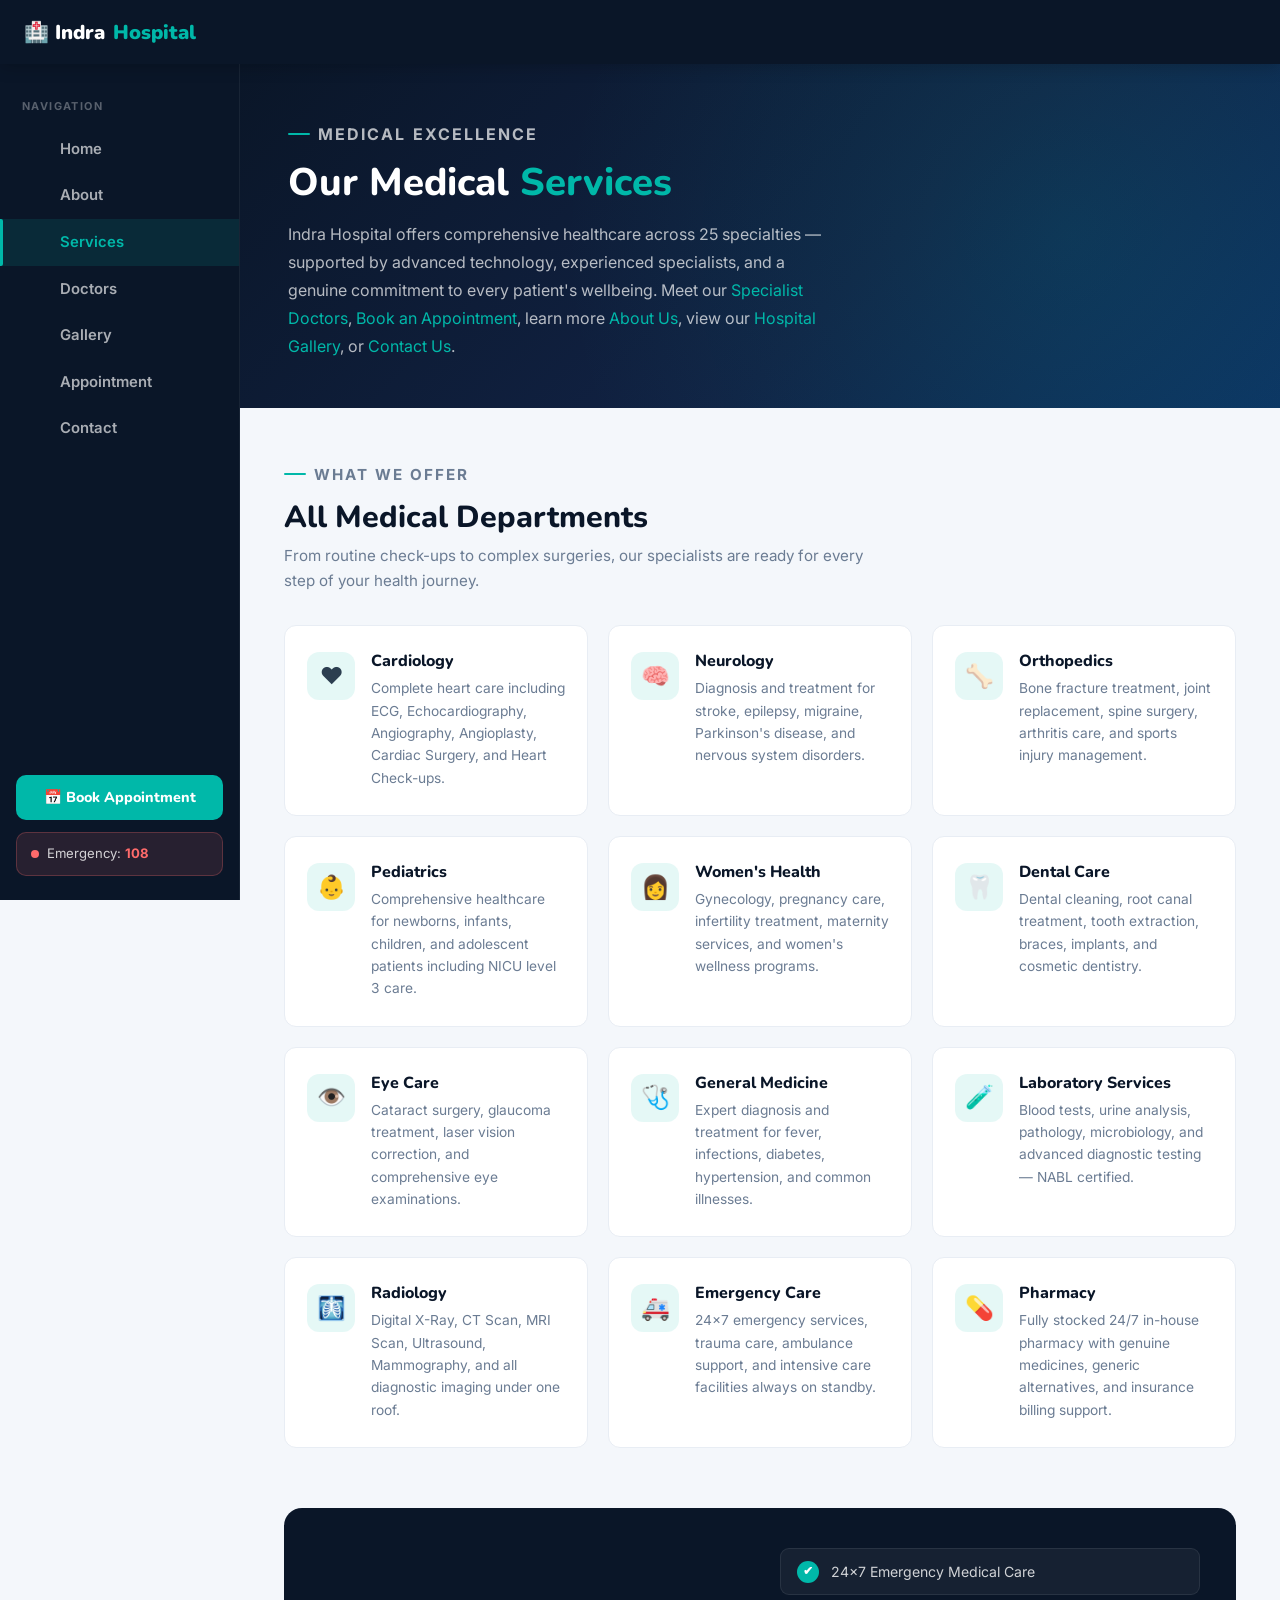
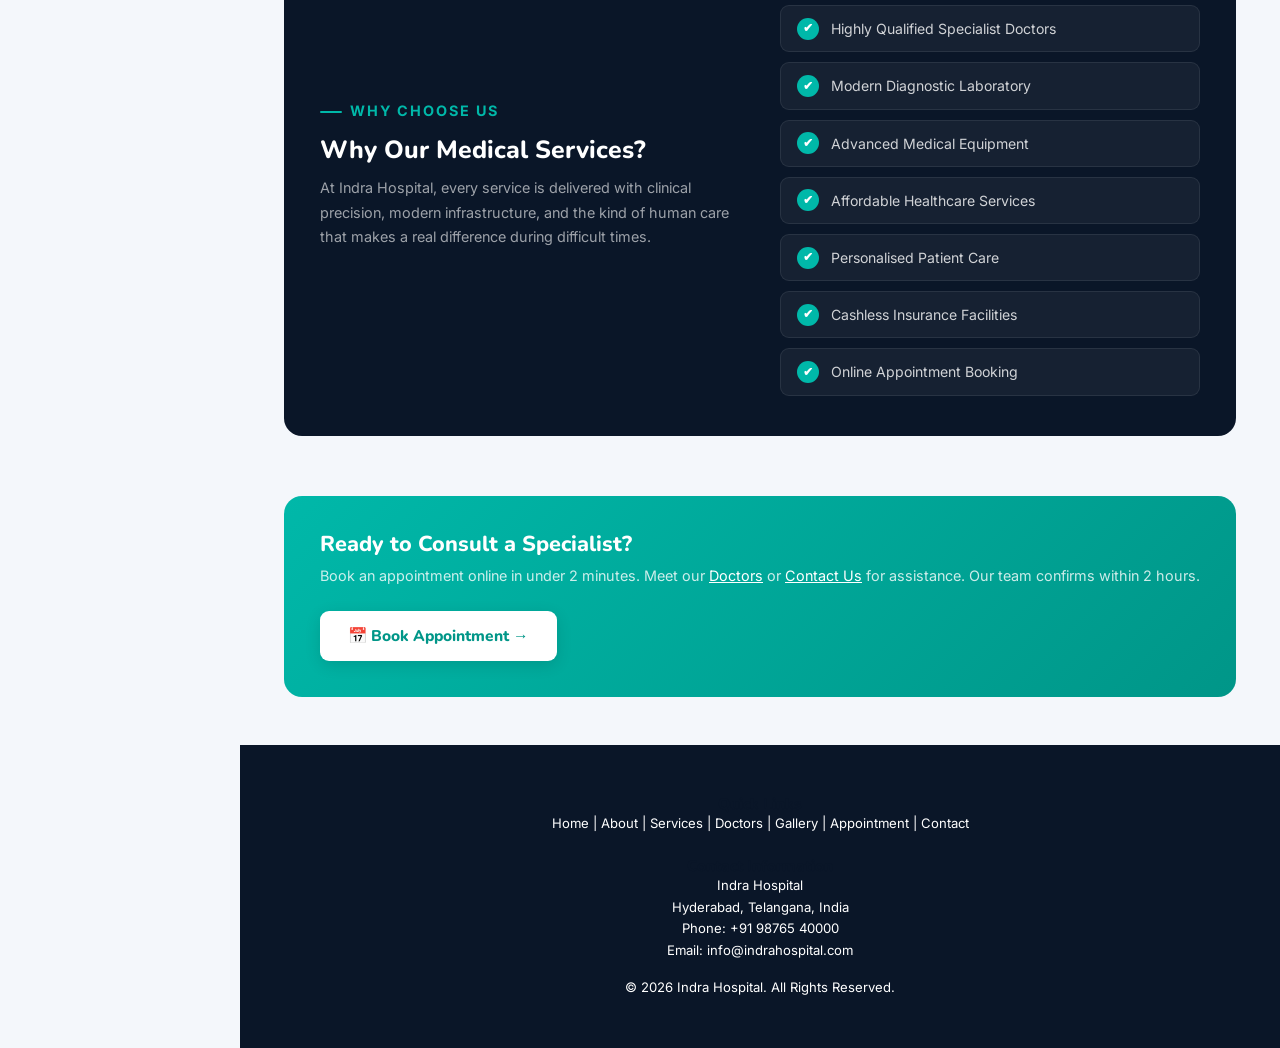
<file: services.html>
<!DOCTYPE html>
<html lang="en">

<head>
    <meta charset="UTF-8" />
    <meta name="viewport" content="width=device-width, initial-scale=1.0" />
    <title>Services | Indra Hospital</title>
    <meta name="description"
        content="View the services of Indra Hospital including hospital facilities, doctors, ICU, operation theatre, ambulance, and laboratory." />
    <meta name="keywords"
        content="Hospital services, Indra Hospital, Doctors, ICU, Ambulance, Laboratory" />

    <link rel="preconnect" href="https://fonts.googleapis.com" />
    <link rel="preconnect" href="https://fonts.gstatic.com" crossorigin />
    <link href="https://fonts.googleapis.com/css2?family=Nunito:wght@400;600;700;800;900&family=Inter:wght@400;500;600&display=swap" rel="stylesheet" />

    <style>
         
        *, *::before, *::after { box-sizing: border-box; margin: 0; padding: 0; }

        :root {
            --navy:       #0A1628;
            --teal:       #00B8A9;
            --teal-dark:  #009688;
            --coral:      #FF6B6B;
            --white:      #FFFFFF;
            --grey-bg:    #F4F7FB;
            --grey-border:#E8EDF4;
            --text:       #2C3E50;
            --muted:      #6B7C93;
            --radius:     12px;
            --shadow:     0 4px 20px rgba(10,22,40,0.10);
            --nav-w:      240px;    
            --top-h:      64px;    
        }

        html { scroll-behavior: smooth; }

        body {
            font-family: 'Inter', sans-serif;
            color: var(--text);
            background: var(--grey-bg);
            line-height: 1.65;
        }

        h1,h2,h3,h4 {
            font-family: 'Nunito', sans-serif;
            font-weight: 800;
            line-height: 1.2;
            color: var(--navy);
        }

        a { text-decoration: none; color: inherit; }
        ul { list-style: none; }


         .topbar {
            position: fixed;
            top: 0; left: 0; right: 0;
            height: var(--top-h);
            background: var(--navy);
            display: flex;
            align-items: center;
            justify-content: space-between;
            padding: 0 24px;
            z-index: 200;
            box-shadow: 0 2px 16px rgba(0,0,0,0.22);
        }

        .topbar-logo {
            font-family: 'Nunito', sans-serif;
            font-weight: 900;
            font-size: 1.25rem;
            color: var(--white);
            display: flex;
            align-items: center;
            gap: 8px;
        }

        .topbar-logo span { color: var(--teal); }

         .menu-toggle {
            display: none;
            flex-direction: column;
            gap: 5px;
            cursor: pointer;
            padding: 6px;
            background: none;
            border: none;
        }

        .menu-toggle span {
            display: block;
            width: 24px; height: 2.5px;
            background: var(--white);
            border-radius: 2px;
            transition: all 0.3s;
        }

        .menu-toggle.open span:nth-child(1) { transform: translateY(7.5px) rotate(45deg); }
        .menu-toggle.open span:nth-child(2) { opacity: 0; }
        .menu-toggle.open span:nth-child(3) { transform: translateY(-7.5px) rotate(-45deg); }


         .sidebar {
            position: fixed;
            top: var(--top-h);
            left: 0;
            bottom: 0;
            width: var(--nav-w);
            background: var(--navy);
            display: flex;
            flex-direction: column;
            padding: 28px 0 24px;
            overflow-y: auto;
            z-index: 100;
            border-right: 1px solid rgba(255,255,255,0.06);
            transition: transform 0.3s ease;
        }

        .sidebar-section-label {
            font-size: 0.68rem;
            font-weight: 700;
            letter-spacing: 0.13em;
            text-transform: uppercase;
            color: rgba(255,255,255,0.32);
            padding: 0 22px 10px;
            margin-top: 6px;
        }

         .sidebar nav a {
            display: flex;
            align-items: center;
            gap: 12px;
            padding: 11px 22px;
            font-size: 0.93rem;
            font-weight: 600;
            color: rgba(255,255,255,0.65);
            border-radius: 0;
            transition: all 0.22s ease;
            position: relative;
        }

        .sidebar nav a .nav-icon {
            font-size: 1.1rem;
            width: 26px;
            text-align: center;
            flex-shrink: 0;
        }

        .sidebar nav a:hover {
            color: var(--white);
            background: rgba(255,255,255,0.06);
        }

         .sidebar nav a.active {
            color: var(--teal);
            background: rgba(0,184,169,0.12);
        }

        .sidebar nav a.active::before {
            content: '';
            position: absolute;
            left: 0; top: 0; bottom: 0;
            width: 3px;
            background: var(--teal);
            border-radius: 0 2px 2px 0;
        }

         .sidebar-cta {
            margin-top: auto;
            padding: 18px 16px 0;
        }

        .sidebar-cta a {
            display: flex;
            align-items: center;
            justify-content: center;
            gap: 8px;
            background: var(--teal);
            color: var(--white);
            padding: 11px 16px;
            border-radius: 10px;
            font-family: 'Nunito', sans-serif;
            font-weight: 800;
            font-size: 0.9rem;
            transition: background 0.22s;
        }

        .sidebar-cta a:hover { background: var(--teal-dark); }

         .sidebar-emergency {
            margin: 12px 16px 0;
            background: rgba(255,107,107,0.12);
            border: 1px solid rgba(255,107,107,0.25);
            border-radius: 10px;
            padding: 10px 14px;
            display: flex;
            align-items: center;
            gap: 8px;
            font-size: 0.82rem;
            color: rgba(255,255,255,0.8);
        }

        .e-dot {
            width: 8px; height: 8px;
            background: var(--coral);
            border-radius: 50%;
            flex-shrink: 0;
            animation: blink 1.3s infinite;
        }

        @keyframes blink {
            0%,100% { opacity:1; }
            50%      { opacity:0.2; }
        }


         .main {
            margin-left: var(--nav-w);
            margin-top: var(--top-h);
            min-height: calc(100vh - var(--top-h));
        }

        
        .page-hero {
            background: linear-gradient(135deg, var(--navy) 0%, #112244 60%, #0d3060 100%);
            padding: 52px 48px 48px;
            position: relative;
            overflow: hidden;
        }

        .page-hero::after {
            content: '';
            position: absolute;
            inset: 0;
            background: radial-gradient(circle at 80% 50%, rgba(0,184,169,0.12), transparent 60%);
            pointer-events: none;
        }

        .page-hero-inner { position: relative; z-index: 1; max-width: 640px; }

        .eyebrow {
            display: inline-flex;
            align-items: center;
            gap: 8px;
            font-size: 0.75rem;
            font-weight: 700;
            letter-spacing: 0.13em;
            text-transform: uppercase;
            color: var(--teal);
            margin-bottom: 12px;
        }

        .eyebrow::before {
            content: '';
            display: block;
            width: 22px; height: 2px;
            background: var(--teal);
            border-radius: 2px;
        }

        .page-hero h1 {
            color: var(--white);
            font-size: clamp(1.7rem, 3vw, 2.6rem);
            margin-bottom: 14px;
        }

        .page-hero h1 span { color: var(--teal); }

        .page-hero p {
            color: rgba(255,255,255,0.70);
            font-size: 1rem;
            max-width: 540px;
            line-height: 1.75;
        }

         
        .content {
            padding: 48px 44px;
            background: var(--grey-bg);
        }

         
        .sec-head { margin-bottom: 32px; }
        .sec-head h2 { font-size: clamp(1.45rem, 2.5vw, 1.9rem); margin-bottom: 8px; }
        .sec-head p  { font-size: 0.95rem; color: var(--muted); max-width: 580px; }

        
        .services-grid {
            display: grid;
            grid-template-columns: repeat(auto-fill, minmax(270px, 1fr));
            gap: 20px;
            margin-bottom: 60px;
        }

        .service-card {
            background: var(--white);
            border-radius: var(--radius);
            padding: 26px 22px;
            border: 1px solid var(--grey-border);
            display: flex;
            gap: 16px;
            align-items: flex-start;
            transition: all 0.25s ease;
            cursor: default;
        }

        .service-card:hover {
            box-shadow: var(--shadow);
            transform: translateY(-3px);
            border-color: rgba(0,184,169,0.25);
        }

        .svc-icon {
            width: 48px; height: 48px;
            min-width: 48px;
            background: rgba(0,184,169,0.10);
            border-radius: 12px;
            display: flex; align-items: center; justify-content: center;
            font-size: 1.45rem;
            transition: background 0.25s;
        }

        .service-card:hover .svc-icon { background: rgba(0,184,169,0.18); }

        .svc-body h3 { font-size: 1rem; margin-bottom: 6px; }
        .svc-body p  { font-size: 0.86rem; color: var(--muted); line-height: 1.62; }

         
        .why-section {
            background: var(--navy);
            border-radius: 18px;
            padding: 40px 36px;
            display: grid;
            grid-template-columns: 1fr 1fr;
            gap: 40px;
            align-items: center;
            margin-bottom: 60px;
        }

        .why-left h2 { color: var(--white); font-size: 1.55rem; margin-bottom: 10px; }
        .why-left p  { color: rgba(255,255,255,0.60); font-size: 0.9rem; line-height: 1.72; }

        .why-list {
            display: flex;
            flex-direction: column;
            gap: 10px;
        }

        .why-item {
            display: flex;
            align-items: center;
            gap: 12px;
            background: rgba(255,255,255,0.05);
            border: 1px solid rgba(255,255,255,0.08);
            border-radius: 9px;
            padding: 11px 16px;
            font-size: 0.88rem;
            color: rgba(255,255,255,0.80);
            transition: background 0.22s;
        }

        .why-item:hover { background: rgba(0,184,169,0.12); }

        .why-check {
            width: 22px; height: 22px;
            min-width: 22px;
            background: var(--teal);
            border-radius: 50%;
            display: flex; align-items: center; justify-content: center;
            font-size: 0.72rem;
            color: var(--white);
            font-weight: 700;
        }

        
        .appt-strip {
            background: linear-gradient(135deg, var(--teal) 0%, var(--teal-dark) 100%);
            border-radius: 18px;
            padding: 36px 36px;
            display: flex;
            align-items: center;
            justify-content: space-between;
            gap: 24px;
            flex-wrap: wrap;
        }

        .appt-strip h2 { color: var(--white); font-size: 1.35rem; margin-bottom: 6px; }
        .appt-strip p  { color: rgba(255,255,255,0.80); font-size: 0.9rem; }

        .btn-white {
            display: inline-flex;
            align-items: center;
            gap: 8px;
            background: var(--white);
            color: var(--teal-dark);
            padding: 12px 28px;
            border-radius: 9px;
            font-family: 'Nunito', sans-serif;
            font-weight: 800;
            font-size: 0.97rem;
            white-space: nowrap;
            transition: all 0.22s;
            box-shadow: 0 4px 16px rgba(0,0,0,0.12);
        }

        .btn-white:hover { transform: translateY(-2px); box-shadow: 0 8px 22px rgba(0,0,0,0.18); }

         
        footer {
            background: var(--navy);
            text-align: center;
            padding: 20px 5%;
            font-size: 0.82rem;
            color: rgba(255,255,255,0.35);
        }

        
        .overlay {
            display: none;
            position: fixed;
            inset: 0;
            background: rgba(0,0,0,0.5);
            z-index: 99;
        }

        .overlay.show { display: block; }


         
        @media (max-width: 900px) {
            .why-section { grid-template-columns: 1fr; }
        }

        @media (max-width: 768px) {
            
            .sidebar {
                transform: translateX(-100%);
            }

            .sidebar.open {
                transform: translateX(0);
            }

            .menu-toggle { display: flex; }

            .main { margin-left: 0; }

            .content { padding: 32px 20px; }
            .page-hero { padding: 40px 20px 36px; }

            .services-grid { grid-template-columns: 1fr; }

            .appt-strip { flex-direction: column; text-align: center; }
            .btn-white   { width: 100%; justify-content: center; }
        }

        @media (max-width: 480px) {
            .why-section { padding: 28px 20px; }
        }
    </style>
</head>

<body>

    
    <header class="topbar">
        <div class="topbar-logo">
            🏥 Indra <span>Hospital</span>
        </div>
        <button class="menu-toggle" id="menuToggle" aria-label="Toggle navigation menu" aria-expanded="false">
            <span></span><span></span><span></span>
        </button>
    </header>


     
    <aside class="sidebar" id="sidebar" role="navigation" aria-label="Main navigation">

        <p class="sidebar-section-label">Navigation</p>

        <nav>
            <a href="index.html">
                <span class="nav-icon"></span> Home
            </a>
            <a href="about.html">
                <span class="nav-icon"></span> About
            </a>
            <a href="services.html" class="active">
                <span class="nav-icon"></span> Services
            </a>
            <a href="doctors.html">
                 <span class="nav-icon"></span> Doctors

            </a>
            <a href="gallery.html">
                <span class="nav-icon"></span> Gallery
            </a>
            <a href="appointment.html">
                <span class="nav-icon"></span> Appointment
            </a>
            <a href="contact.html">
                <span class="nav-icon"></span> Contact
            </a>
        </nav>

         
        <div class="sidebar-cta">
            <a href="appointment.html">📅 Book Appointment</a>
        </div>

        
        <div class="sidebar-emergency">
            <div class="e-dot"></div>
            <span>Emergency: <strong style="color:var(--coral);">108</strong></span>
        </div>

    </aside>

    
    <div class="overlay" id="overlay" aria-hidden="true"></div>


    
    <main class="main">

        
        <div class="page-hero">
            <div class="page-hero-inner">
                <p class="eyebrow">Medical Excellence</p>
                <h1>Our Medical <span>Services</span></h1>
                <p>
    Indra Hospital offers comprehensive healthcare across 25 specialties —
    supported by advanced technology, experienced specialists, and a
    genuine commitment to every patient's wellbeing.

    Meet our <a href="doctors.html" style="color:#00B8A9;">Specialist Doctors</a>,
    <a href="appointment.html" style="color:#00B8A9;">Book an Appointment</a>,
    learn more <a href="about.html" style="color:#00B8A9;">About Us</a>,
    view our <a href="gallery.html" style="color:#00B8A9;">Hospital Gallery</a>,
    or <a href="contact.html" style="color:#00B8A9;">Contact Us</a>.
        </p>
            </div>
        </div>

        <div class="content">

            
            <div class="sec-head">
                <p class="eyebrow">What We Offer</p>
                <h2>All Medical Departments</h2>
                <p>From routine check-ups to complex surgeries, our specialists are ready for every step of your health journey.</p>
            </div>

            <div class="services-grid">

                <article class="service-card">
                    <div class="svc-icon">❤️</div>
                    <div class="svc-body">
                        <h3>Cardiology</h3>
                        <p>Complete heart care including ECG, Echocardiography, Angiography, Angioplasty, Cardiac Surgery, and Heart Check-ups.</p>
                    </div>
                </article>

                <article class="service-card">
                    <div class="svc-icon">🧠</div>
                    <div class="svc-body">
                        <h3>Neurology</h3>
                        <p>Diagnosis and treatment for stroke, epilepsy, migraine, Parkinson's disease, and nervous system disorders.</p>
                    </div>
                </article>

                <article class="service-card">
                    <div class="svc-icon">🦴</div>
                    <div class="svc-body">
                        <h3>Orthopedics</h3>
                        <p>Bone fracture treatment, joint replacement, spine surgery, arthritis care, and sports injury management.</p>
                    </div>
                </article>

                <article class="service-card">
                    <div class="svc-icon">👶</div>
                    <div class="svc-body">
                        <h3>Pediatrics</h3>
                        <p>Comprehensive healthcare for newborns, infants, children, and adolescent patients including NICU level 3 care.</p>
                    </div>
                </article>

                <article class="service-card">
                    <div class="svc-icon">👩</div>
                    <div class="svc-body">
                        <h3>Women's Health</h3>
                        <p>Gynecology, pregnancy care, infertility treatment, maternity services, and women's wellness programs.</p>
                    </div>
                </article>

                <article class="service-card">
                    <div class="svc-icon">🦷</div>
                    <div class="svc-body">
                        <h3>Dental Care</h3>
                        <p>Dental cleaning, root canal treatment, tooth extraction, braces, implants, and cosmetic dentistry.</p>
                    </div>
                </article>

                <article class="service-card">
                    <div class="svc-icon">👁️</div>
                    <div class="svc-body">
                        <h3>Eye Care</h3>
                        <p>Cataract surgery, glaucoma treatment, laser vision correction, and comprehensive eye examinations.</p>
                    </div>
                </article>

                <article class="service-card">
                    <div class="svc-icon">🩺</div>
                    <div class="svc-body">
                        <h3>General Medicine</h3>
                        <p>Expert diagnosis and treatment for fever, infections, diabetes, hypertension, and common illnesses.</p>
                    </div>
                </article>

                <article class="service-card">
                    <div class="svc-icon">🧪</div>
                    <div class="svc-body">
                        <h3>Laboratory Services</h3>
                        <p>Blood tests, urine analysis, pathology, microbiology, and advanced diagnostic testing — NABL certified.</p>
                    </div>
                </article>

                <article class="service-card">
                    <div class="svc-icon">🩻</div>
                    <div class="svc-body">
                        <h3>Radiology</h3>
                        <p>Digital X-Ray, CT Scan, MRI Scan, Ultrasound, Mammography, and all diagnostic imaging under one roof.</p>
                    </div>
                </article>

                <article class="service-card">
                    <div class="svc-icon">🚑</div>
                    <div class="svc-body">
                        <h3>Emergency Care</h3>
                        <p>24×7 emergency services, trauma care, ambulance support, and intensive care facilities always on standby.</p>
                    </div>
                </article>

                <article class="service-card">
                    <div class="svc-icon">💊</div>
                    <div class="svc-body">
                        <h3>Pharmacy</h3>
                        <p>Fully stocked 24/7 in-house pharmacy with genuine medicines, generic alternatives, and insurance billing support.</p>
                    </div>
                </article>

            </div>


            
            <div class="why-section" role="region" aria-label="Why choose our services">
                <div class="why-left">
                    <p class="eyebrow" style="color:var(--teal);">Why Choose Us</p>
                    <h2>Why Our Medical Services?</h2>
                    <p>
                        At Indra Hospital, every service is delivered with clinical precision,
                        modern infrastructure, and the kind of human care that makes a real
                        difference during difficult times.
                    </p>
                </div>
                <ul class="why-list">
                    <li class="why-item"><div class="why-check">✔</div> 24×7 Emergency Medical Care</li>
                    <li class="why-item"><div class="why-check">✔</div> Highly Qualified Specialist Doctors</li>
                    <li class="why-item"><div class="why-check">✔</div> Modern Diagnostic Laboratory</li>
                    <li class="why-item"><div class="why-check">✔</div> Advanced Medical Equipment</li>
                    <li class="why-item"><div class="why-check">✔</div> Affordable Healthcare Services</li>
                    <li class="why-item"><div class="why-check">✔</div> Personalised Patient Care</li>
                    <li class="why-item"><div class="why-check">✔</div> Cashless Insurance Facilities</li>
                    <li class="why-item"><div class="why-check">✔</div> Online Appointment Booking</li>
                </ul>
            </div>


             
            <div class="appt-strip">
                <div>
                    <h2>Ready to Consult a Specialist?</h2>
                    <p>
Book an appointment online in under 2 minutes.
Meet our <a href="doctors.html" style="color:white;text-decoration:underline;">Doctors</a>
or <a href="contact.html" style="color:white;text-decoration:underline;">Contact Us</a>
for assistance. Our team confirms within 2 hours.
</p>
                </div>
                <a href="appointment.html" class="btn-white">📅 Book Appointment →</a>
            </div>

        </div> 
        <footer>
            <footer style="background:#0A1628;color:white;text-align:center;padding:30px;">

    <h3>Quick Links</h3>

    <p>
        <a href="index.html" style="color:white;">Home</a> |
        <a href="about.html" style="color:white;">About</a> |
        <a href="services.html" style="color:white;">Services</a> |
        <a href="doctors.html" style="color:white;">Doctors</a> |
        <a href="gallery.html" style="color:white;">Gallery</a> |
        <a href="appointment.html" style="color:white;">Appointment</a> |
        <a href="contact.html" style="color:white;">Contact</a>
    </p>

    <br>

    <h3>Contact Information</h3>

    <p>Indra Hospital</p>
    <p>Hyderabad, Telangana, India</p>
    <p>Phone: +91 98765 40000</p>
    <p>Email: info@indrahospital.com</p>

    <p style="margin-top:15px;">
        © 2026 Indra Hospital. All Rights Reserved.
    </p>

</footer>
       
        </footer>

    </main>


     <script>
        const toggle  = document.getElementById('menuToggle');
        const sidebar = document.getElementById('sidebar');
        const overlay = document.getElementById('overlay');

        function openSidebar() {
            sidebar.classList.add('open');
            overlay.classList.add('show');
            toggle.classList.add('open');
            toggle.setAttribute('aria-expanded', 'true');
            document.body.style.overflow = 'hidden';
        }

        function closeSidebar() {
            sidebar.classList.remove('open');
            overlay.classList.remove('show');
            toggle.classList.remove('open');
            toggle.setAttribute('aria-expanded', 'false');
            document.body.style.overflow = '';
        }

        toggle.addEventListener('click', () => {
            sidebar.classList.contains('open') ? closeSidebar() : openSidebar();
        });

        overlay.addEventListener('click', closeSidebar);

        
        sidebar.querySelectorAll('nav a').forEach(a => {
            a.addEventListener('click', () => {
                if (window.innerWidth <= 768) closeSidebar();
            });
        });

         
        document.addEventListener('keydown', e => {
            if (e.key === 'Escape') closeSidebar();
        });
    </script>

</body>
</html>
</file>
